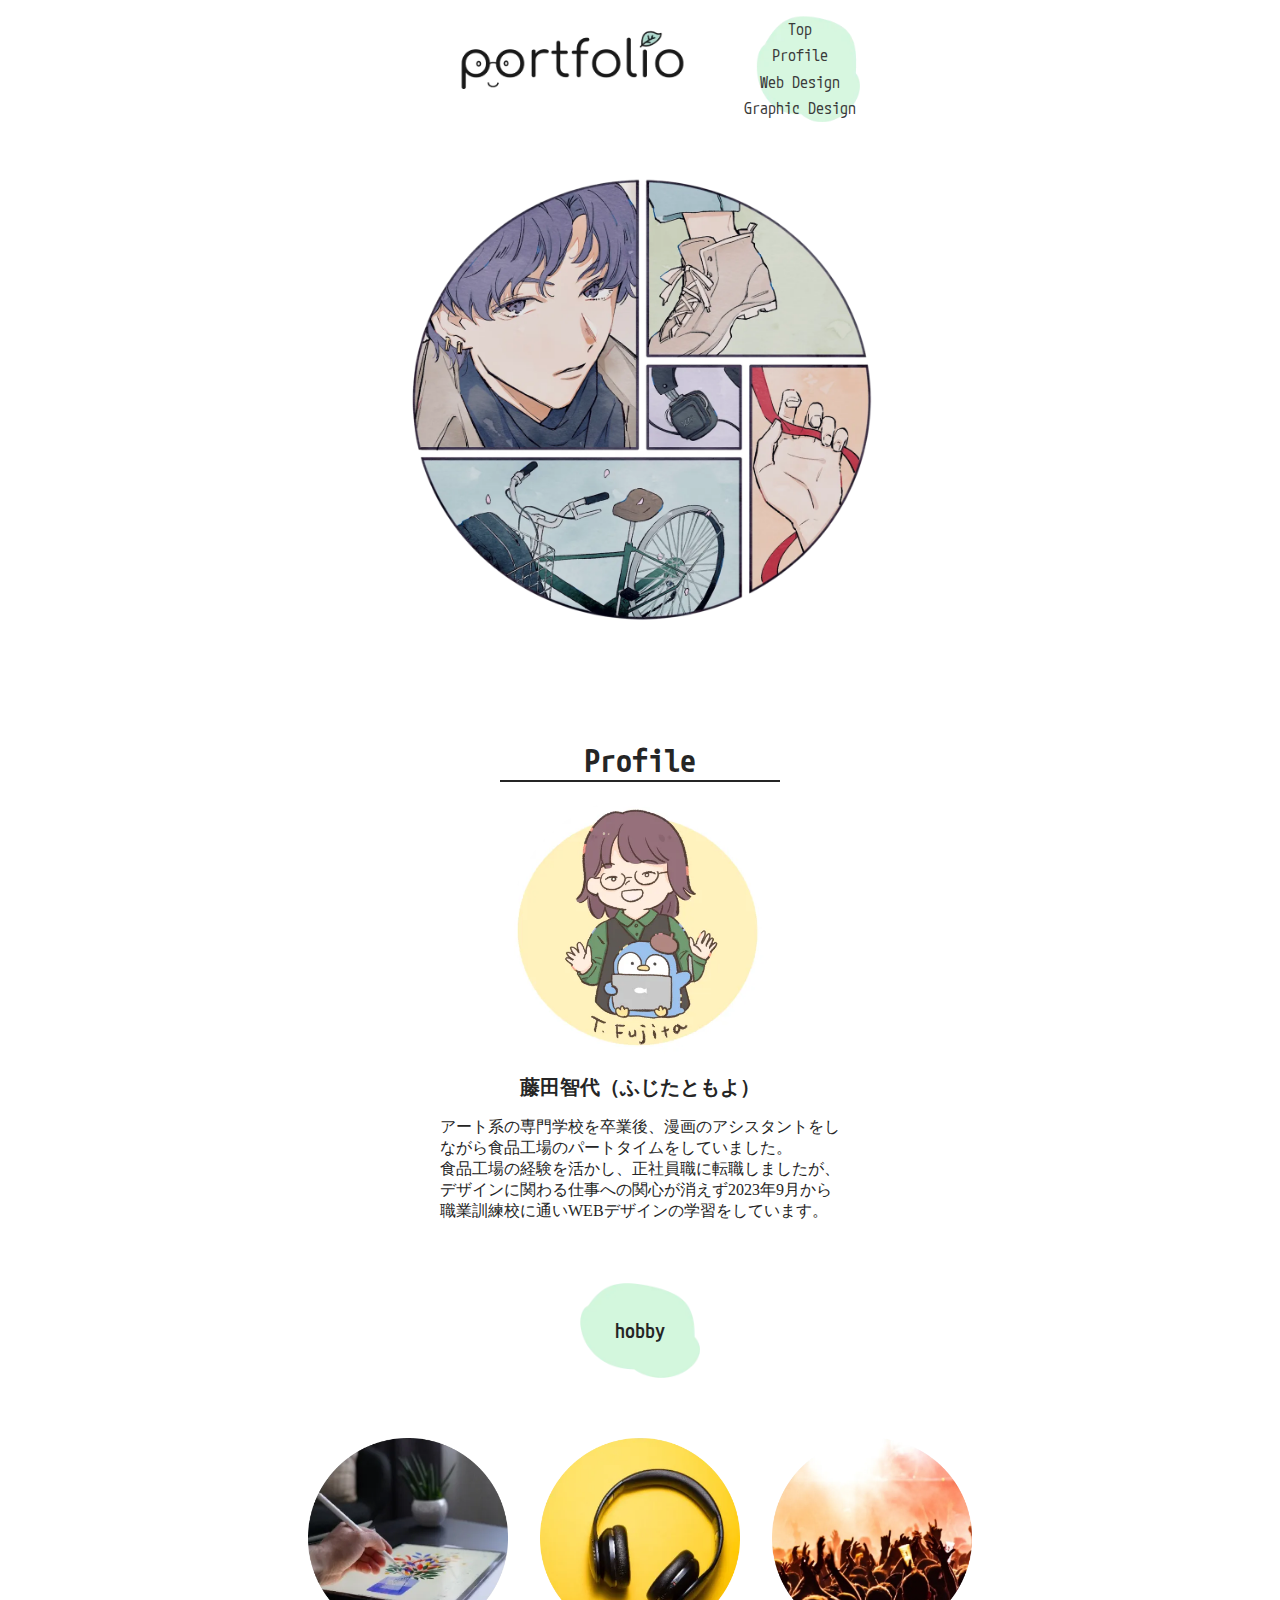
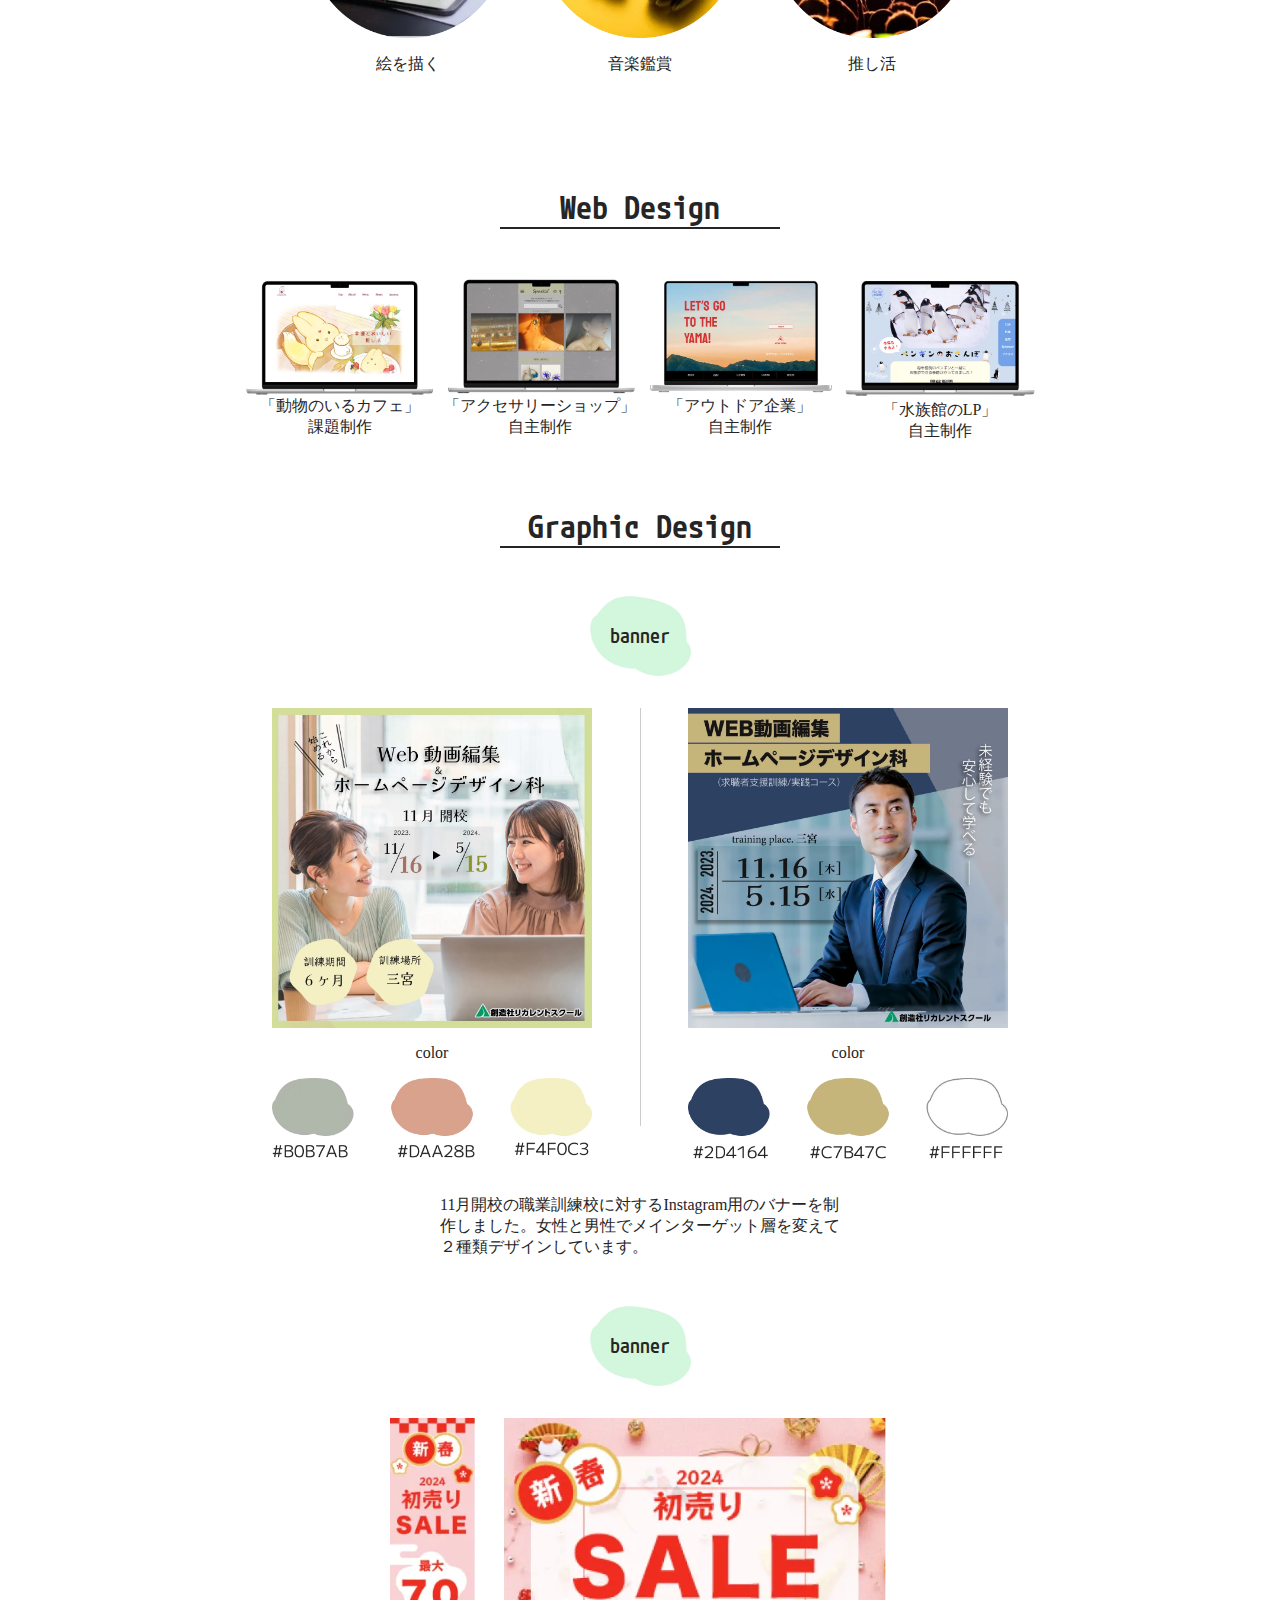
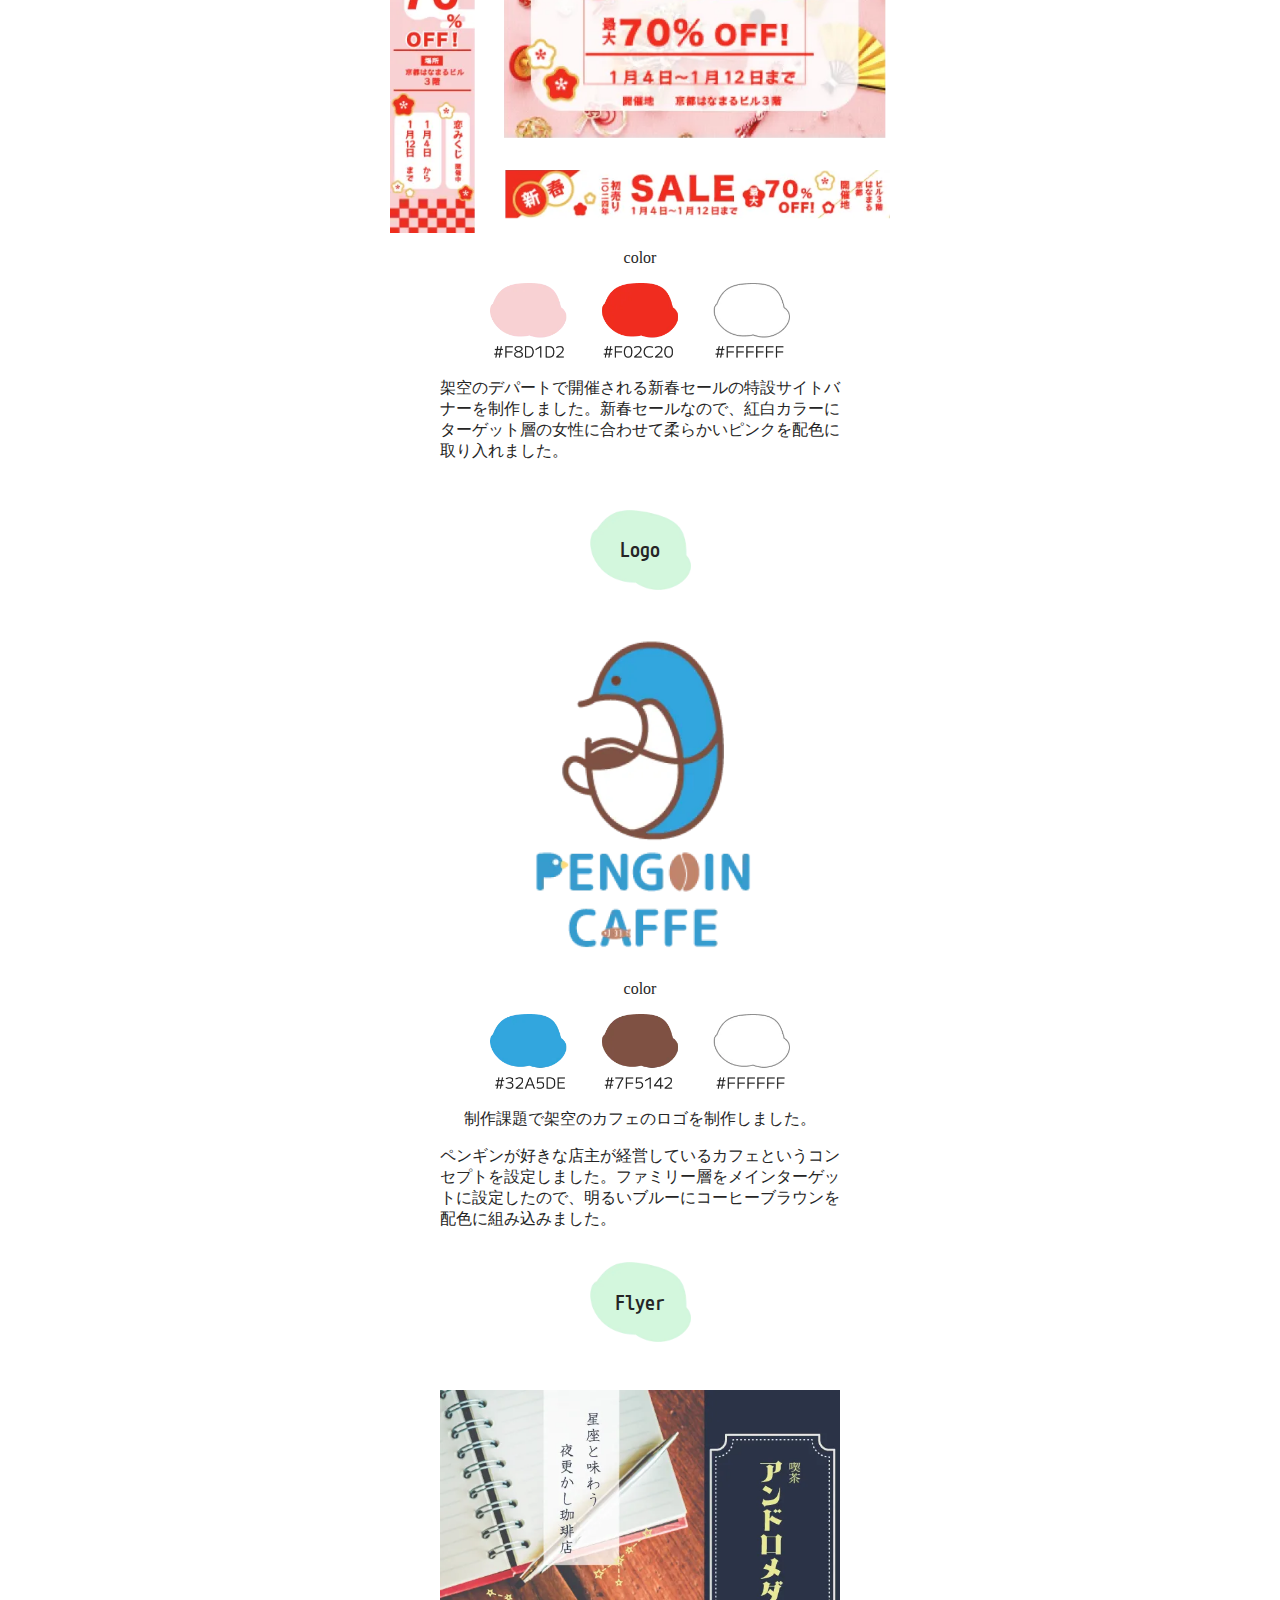
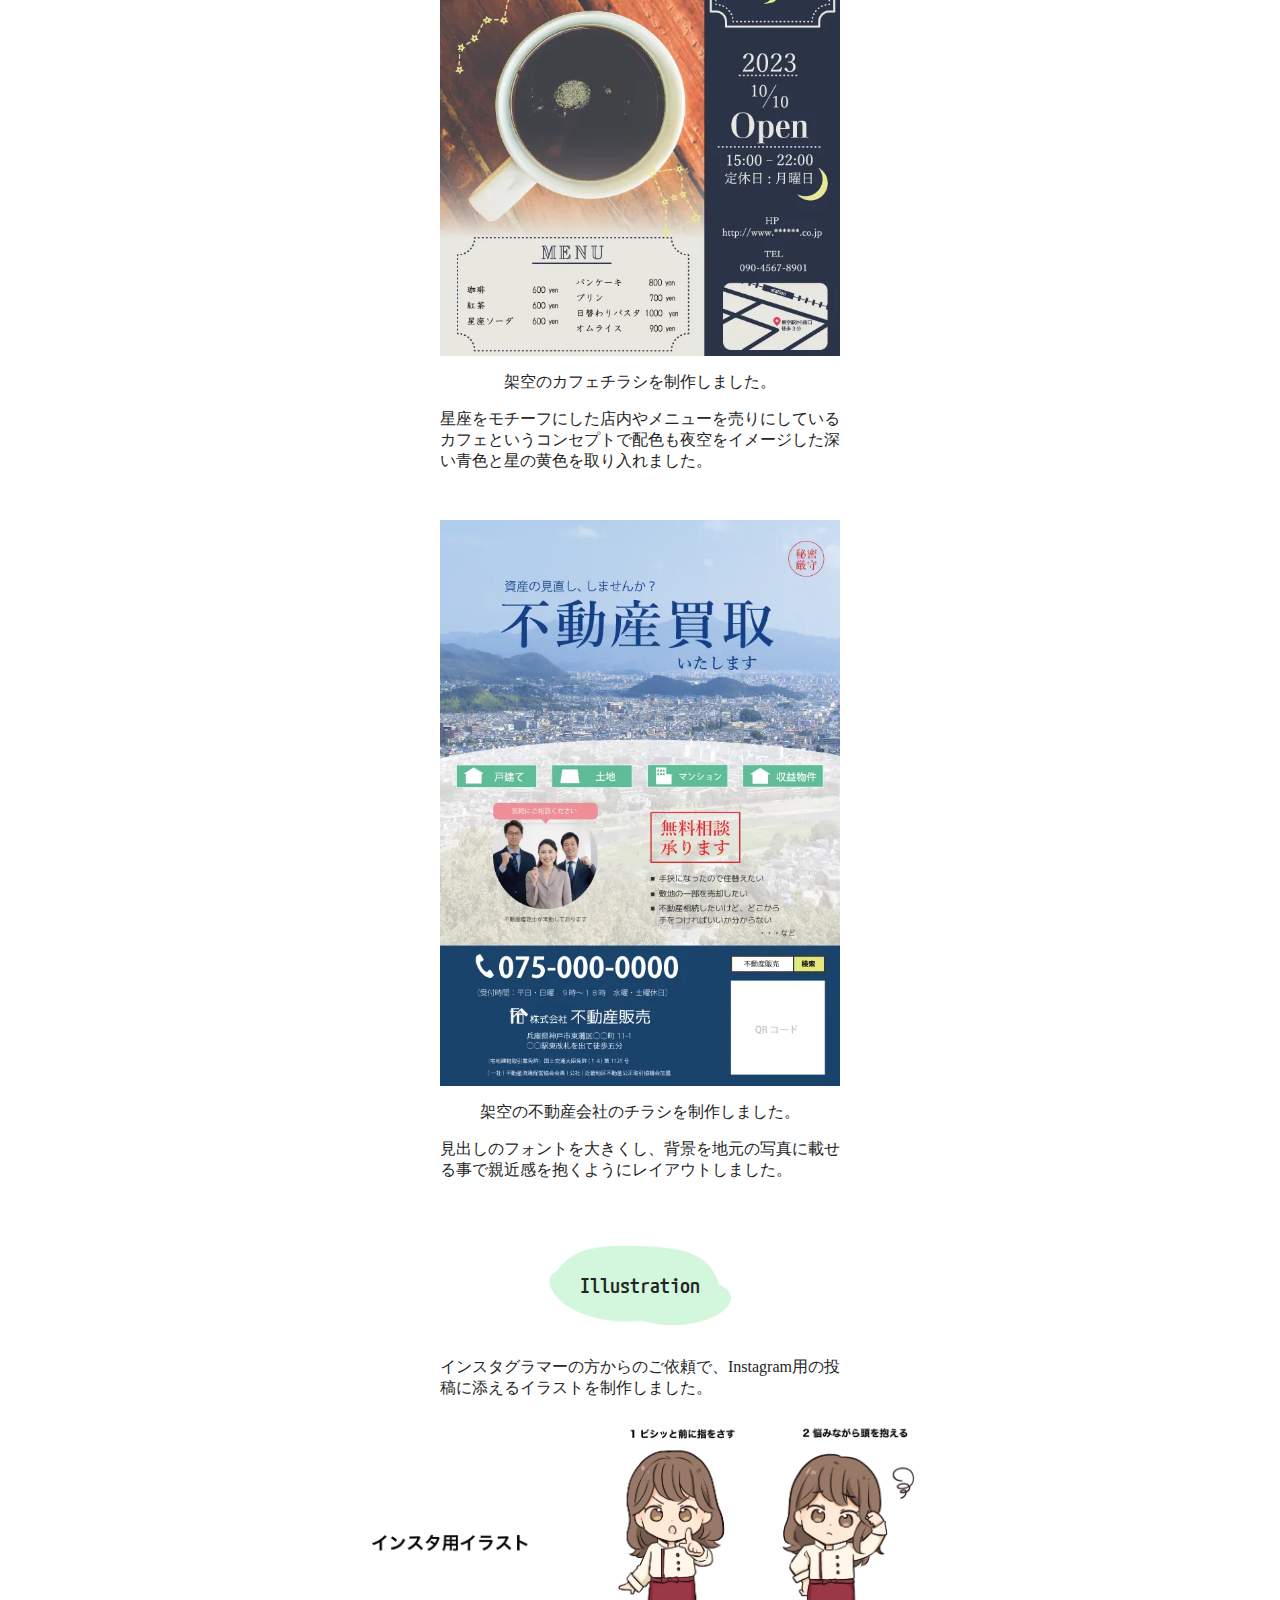
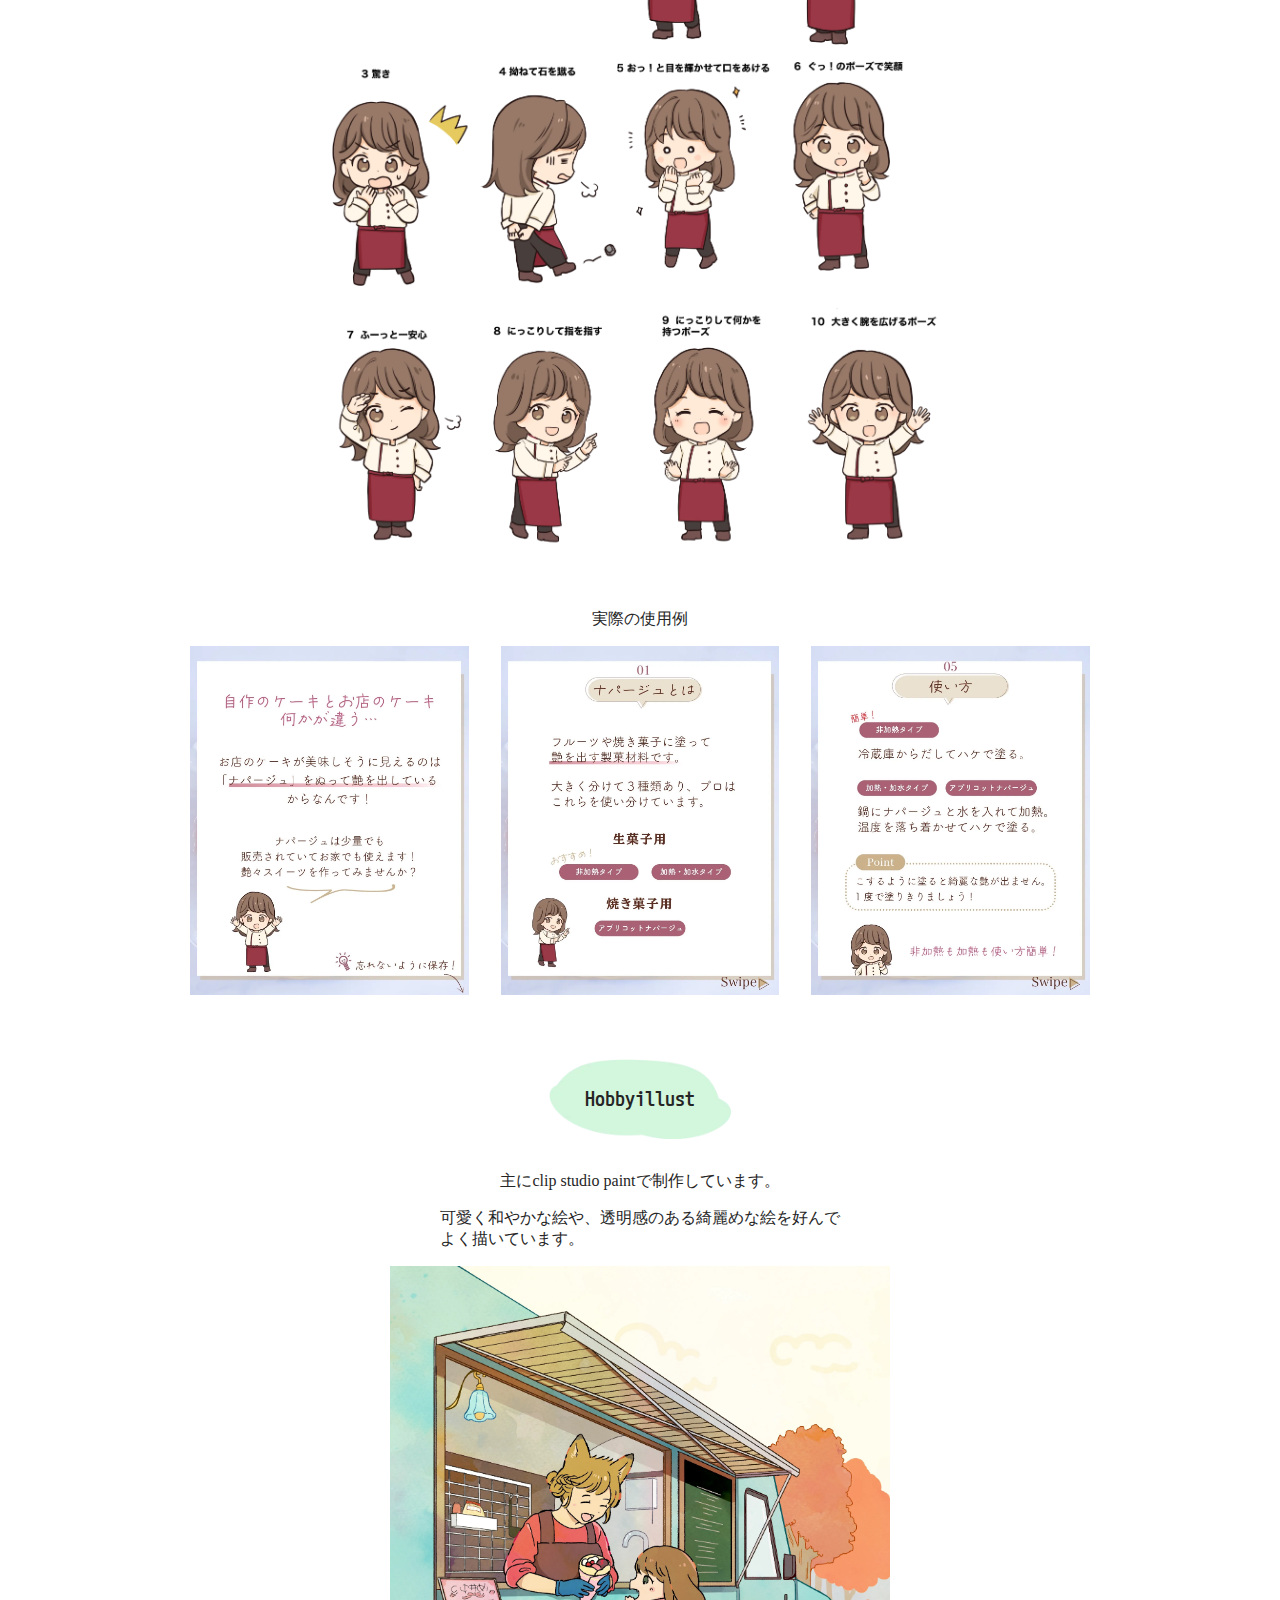
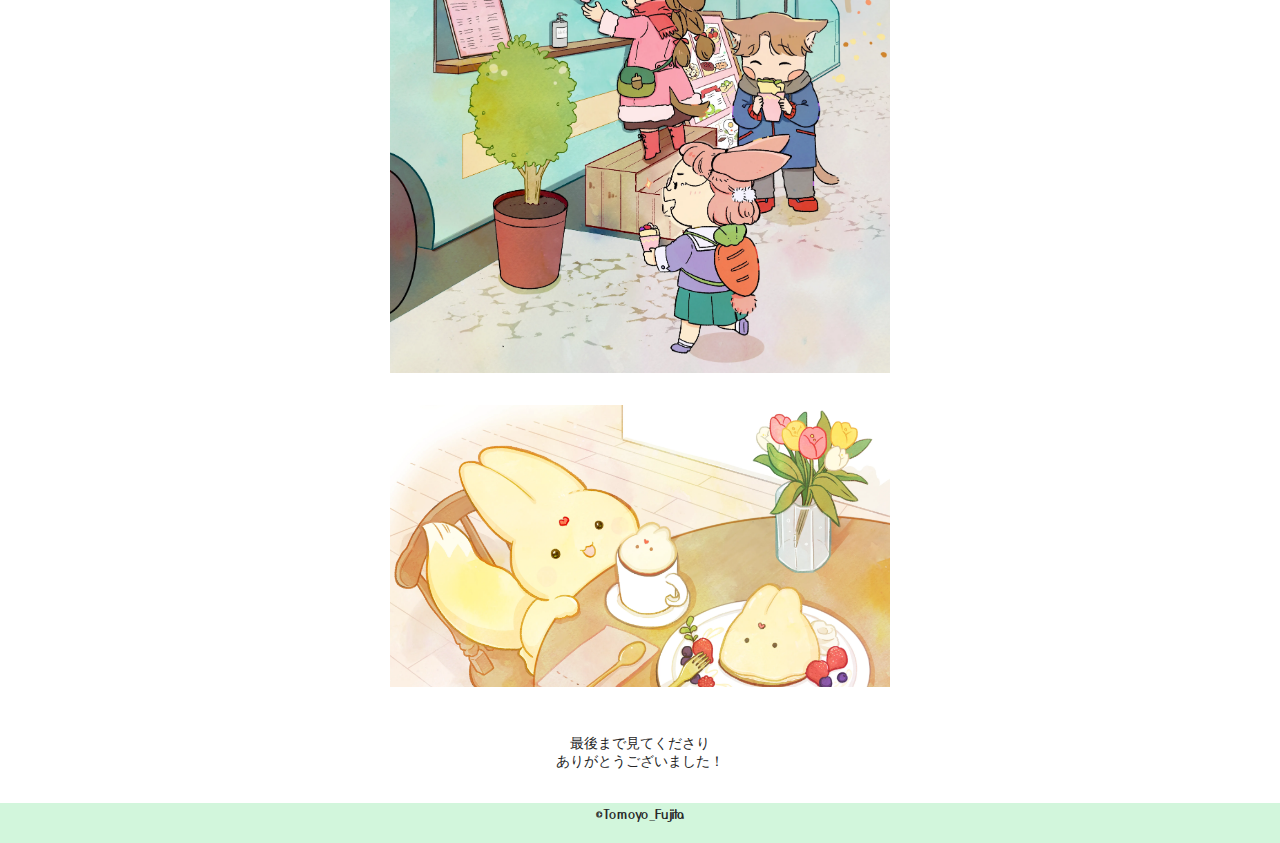
<file: index.html>
<!DOCTYPE html>
<html lang="ja">

<head>
    <meta charset="UTF-8">
    <meta http-equiv="X-UA-Compatible" content="IE=edge">
    <meta name="viewport" content="width=device-width, initial-scale=1.0">
    <meta name="robots" content="noindex, nofollow" />
    <link rel="preconnect" href="https://fonts.googleapis.com">
    <link rel="preconnect" href="https://fonts.gstatic.com" crossorigin>
    <link
        href="https://fonts.googleapis.com/css2?family=BIZ+UDGothic&family=M+PLUS+1p:wght@300&family=M+PLUS+2:wght@200&family=M+PLUS+Code+Latin:wght@500&family=Noto+Sans+JP:wght@200&family=Yusei+Magic&display=swap"
        rel="stylesheet">
    <link rel="stylesheet" href="css/destyle.css">
    <link rel="stylesheet" href="css/drawer.css">
    <link rel="stylesheet" href="css/style.css">
    <title>Portfolio_Fujita</title>
</head>

<body>

    <header>
        <h1><a href="#"><img src="imgs/siteLogo.webp" alt="サイトロゴ"></a></h1>


        <!-- ドロワーボタン -->
        <button class="toggleButton">
            <span></span>
            <span></span>
            <span></span>
        </button>

        <!-- ドロワーメニュー -->
        <nav id="drawerMenu">
            <ul>
                <li><a href="index.html">Top</a></li>
                <li><a href="#MyProfile">Profile</a></li>
                <li><a href="#Web_Designcontent_containt">Web Design</a></li>
                <li><a href="#Graphic_Design_content">Graphic Design</a></li>
            </ul>
        </nav>

    </header>

    <main>

        <section>

            <div class="TopProfileimg"><img src="imgs/portfolioTop70.webp" alt=""></div>

            <div id="MyProfile"></div>
            

            <div class="Profile_content01">
                <h2>Profile</h2>

                <div class="prof_Jigazou">
                    <img src="imgs/Profileimg.webp" alt="自画像">
                </div>


                <div class="Proftext">
                    <h3>藤田智代（ふじたともよ）</h3>
                    <p>
                        アート系の専門学校を卒業後、漫画のアシスタントをしながら食品工場のパートタイムをしていました。<br>
                        食品工場の経験を活かし、正社員職に転職しましたが、デザインに関わる仕事への関心が消えず2023年9月から職業訓練校に通いWEBデザインの学習をしています。
                    </p>
                </div>

            </div>

            <div class="Profile_content02">

                <div class="circle01">
                    <h3>hobby</h3>
                </div>

                <div class="hobbyitem">

                    <div class="Profitem">
                        <div><img src="imgs/hobby01.webp" alt="絵を描く">
                            <p>絵を描く</p>
                        </div>
                        <div><img src="imgs/hobby02.webp" alt="音楽鑑賞">
                            <p>音楽鑑賞</p>
                        </div>
                        <div><img src="imgs/hobby03.webp" alt="推し活">
                            <p>推し活</p>
                        </div>

                    </div>
                </div>

            </div>

        </section>

        <section>

            <span id="Web_Designcontent_containt"></span>

            <div class="content_h2">
                <h2>Web Design</h2>
            </div>

            <div class="websiteBox">

                <div class="content_website01">
                    <a href="main01.html"><img src="imgs/kadaisaitoTOP.webp" alt="動物のいるカフェ">
                        <h3>「動物のいるカフェ」</h3>
                        <p>課題制作</p>
                    </a>

                </div>

                <div class="content_website01">
                    <a href="main02.html"><img src="imgs/1121descTopDE.webp" alt="アクセサリーショップ">
                        <h3>「アクセサリーショップ」</h3>
                        <p>自主制作</p>
                    </a>

                </div>

                <div class="content_website01">
                    <a href="main03.html"><img src="imgs/camp_site1123.webp" alt="アウトドア企業">
                        <h3>「アウトドア企業」</h3>
                        <p>自主制作</p>
                    </a>

                </div>

                <div class="content_website01">
                    <a href="main04.html"><img src="imgs/pengin_sitePC.webp" alt="水族館のLP">
                        <h3>「水族館のLP」</h3>
                        <p>自主制作</p>
                    </a>

                </div>

            </div>

        </section>

        <section>

            <span id="Graphic_Design_content"></span>

            <div class="content_h2">
                <h2>Graphic Design</h2>
            </div>

            <div class="content_graphic">

                <!-- バナー -->

                <div class="circle02">
                    <h3>banner</h3>
                </div>

                <div class="banneritemsBox">
                    <div class="banneritems01">

                        <div><img src="imgs/banner01.webp" alt="課題バナー01"></div>
                        <p>color</p>
                        <div><img src="imgs/Group01.webp" alt="カラー"></div>
                    </div>

                    <div class="vertical_line"></div>


                    <div class="banneritems02">

                        <div><img src="imgs/banner02_Fujita.webp" alt="課題バナー02"></div>
                        <p>color</p>
                        <div><img src="imgs/Group 02.webp" alt="カラー"></div>
                    </div>

                </div>

                <div class="banner_text">
                    <p>11月開校の職業訓練校に対するInstagram用のバナーを制作しました。女性と男性でメインターゲット層を変えて２種類デザインしています。</p>
                </div>

                <div class="circle02">
                    <h3>banner</h3>
                </div>

                <div class="banneritems03">

                    <div class="banner_sale">
                        <div><img src="imgs/banner_3size.webp" alt="自主バナー01"></div>
                        <p>color</p>
                        <div class="color_sale"><img src="imgs/Group 03.webp" alt="カラー"></div>

                        <p>架空のデパートで開催される新春セールの特設サイトバナーを制作しました。新春セールなので、紅白カラーにターゲット層の女性に合わせて柔らかいピンクを配色に取り入れました。</p>
                    </div>
                </div>

                <!-- ロゴデザイン -->

                <div class="circle02">
                    <h3>Logo</h3>
                </div>

                <div class="Logo_items01">

                    <div><img src="imgs/logo_pengin.webp" alt="課題ロゴ01"></div>
                    <p>color</p>
                    <div><img src="imgs/Group04.webp" alt="カラー"></div>

                    <p>制作課題で架空のカフェのロゴを制作しました。</p>
                    <p>
                        ペンギンが好きな店主が経営しているカフェというコンセプトを設定しました。ファミリー層をメインターゲットに設定したので、明るいブルーにコーヒーブラウンを配色に組み込みました。
                    </p>
                </div>

                <!-- チラシ -->

                <div class="circle02">
                    <h3>Flyer</h3>
                </div>

                <div class="Flyer_items01">

                    <div><img src="imgs/flyer-cafe.webp" alt="自主チラシ01"></div>
                    <!-- <p>Point</p> -->
                    <!-- <div><img src="imgs/Group05.webp" alt="カラー"></div> -->

                    <p>架空のカフェチラシを制作しました。</p>
                    <p>
                        星座をモチーフにした店内やメニューを売りにしているカフェというコンセプトで配色も夜空をイメージした深い青色と星の黄色を取り入れました。
                    </p>
                </div>

                <div class="Flyer_items01">

                    <div><img src="imgs/flyer_Fudousan.webp" alt="自主チラシ02"></div>
                    <!-- <p>Point</p> -->
                    <!-- <div><img src="imgs/Group05.webp" alt="カラー"></div> -->

                    <p>架空の不動産会社のチラシを制作しました。</p>
                    <p>
                        見出しのフォントを大きくし、背景を地元の写真に載せる事で親近感を抱くようにレイアウトしました。
                    </p>
                </div>


                <!-- イラスト -->

                <div class="circle03">
                    <h3>Illustration</h3>
                </div>

                <div class="Illust_items01">

                    <p>インスタグラマーの方からのご依頼で、Instagram用の投稿に添えるイラストを制作しました。</p>

                    <div class="illustImg01"><img src="imgs/sns_main.webp" alt="インスタイラスト"></div>

                    <p>実際の使用例</p>
                    <div class="illustImg02">

                        <div><img src="imgs/sns01.webp" alt="使用例１"></div>
                        <div><img src="imgs/sns02.webp" alt="使用例2"></div>
                        <div><img src="imgs/sns03.webp" alt="使用例3"></div>
                    </div>
                </div>

                <div class="circle03">
                    <h3>Hobbyillust</h3>
                </div>

                <div class="Illust_items03">
                    <p>主にclip studio paintで制作しています。</p>
                    <p>
                        可愛く和やかな絵や、透明感のある綺麗めな絵を好んでよく描いています。
                    </p>

                    <div class="Illust_items04">
                        <div><img src="imgs/akiImg.webp" alt="創作絵"></div>
                        <div><img src="imgs/kadaiTOPimg.webp" alt="課題サイトTOP絵"></div>
                    </div>

                </div>

                <div class="comment">
                    <p>最後まで見てくださり<br>ありがとうございました！</p>
                </div>
            </div>
        </section>
    </main>

    <footer>
        <small class="copyright">&copy;Tomoyo_Fujita</small>
    </footer>

    <script src="JS_drawer/js/drawerMenu.js"></script>


</body>

</html>
</file>
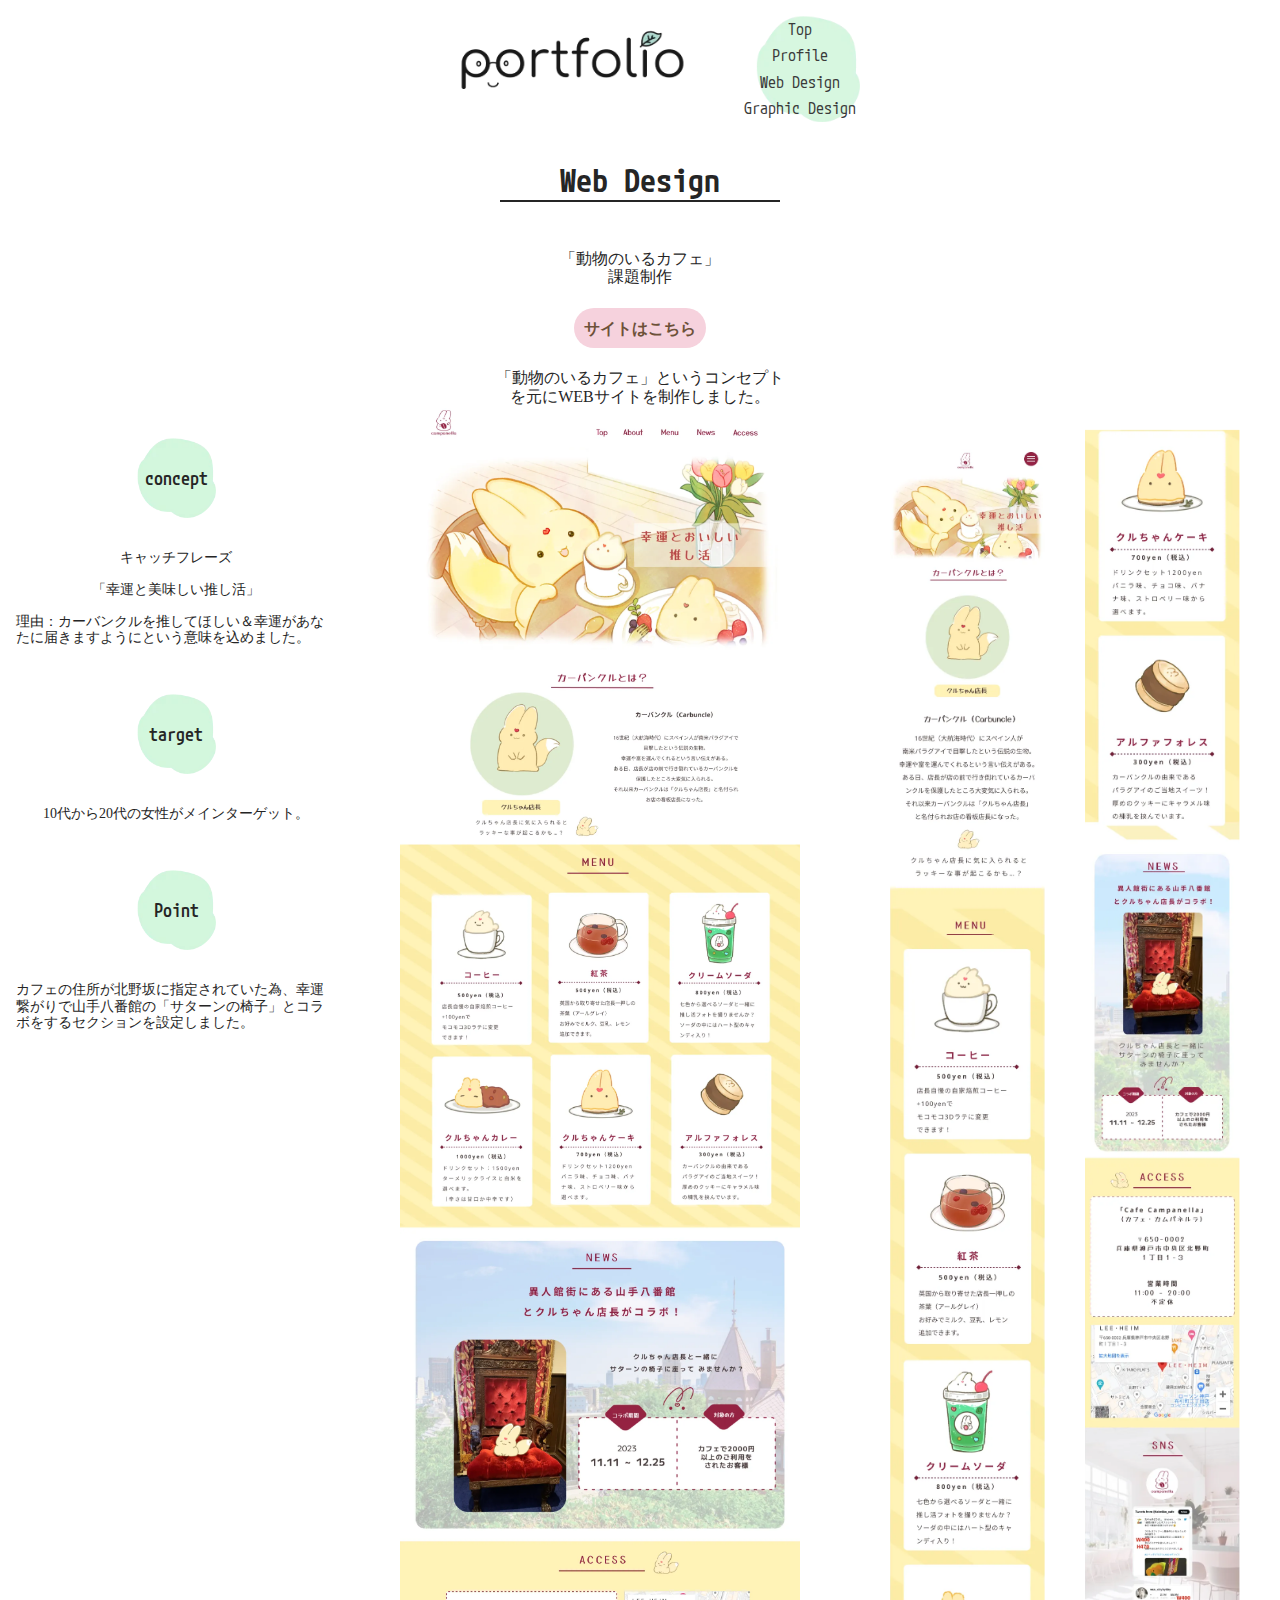
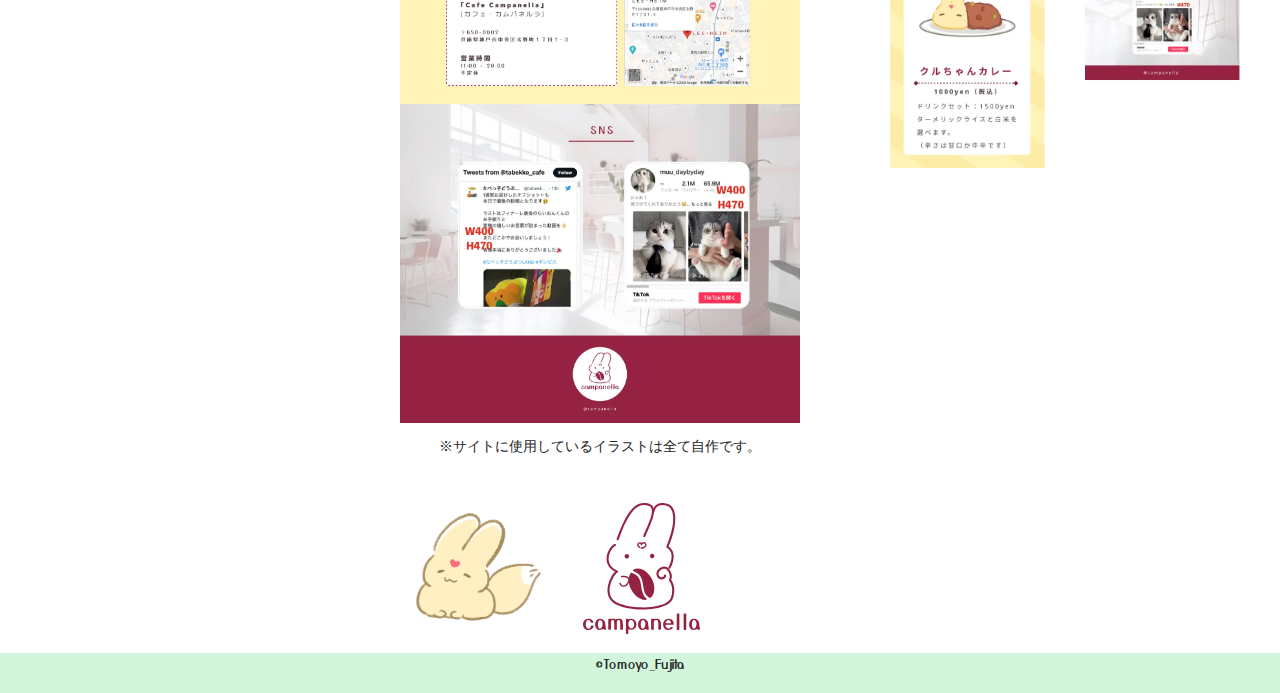
<file: main01.html>
<!DOCTYPE html>
<html lang="ja">

<head>
    <meta charset="UTF-8">
    <meta http-equiv="X-UA-Compatible" content="IE=edge">
    <meta name="viewport" content="width=device-width, initial-scale=1.0">
    <link rel="preconnect" href="https://fonts.googleapis.com">
    <link rel="preconnect" href="https://fonts.gstatic.com" crossorigin>
    <link rel="preconnect" href="https://fonts.googleapis.com">
    <link rel="preconnect" href="https://fonts.gstatic.com" crossorigin>
    <link
        href="https://fonts.googleapis.com/css2?family=BIZ+UDGothic&family=M+PLUS+1p:wght@300&family=M+PLUS+2:wght@200&family=M+PLUS+Code+Latin:wght@500&family=Noto+Sans+JP:wght@200&family=Yusei+Magic&display=swap"
        rel="stylesheet">
    <link rel="stylesheet" href="css/destyle.css">
    <link rel="stylesheet" href="css/drawer.css">
    <link rel="stylesheet" href="css/style.css">
    <title>website_contents01</title>
</head>

<body>

    <header>
        <h1><a href="#"><img src="imgs/siteLogo.webp" alt="サイトロゴ"></a></h1>


        <!-- ドロワーボタン -->
        <button class="toggleButton">
            <span></span>
            <span></span>
            <span></span>
        </button>

        <!-- ドロワーメニュー -->
        <nav id="drawerMenu">
            <ul>
                <li><a href="index.html">Top</a></li>
                <li><a href="index.html#MyProfile">Profile</a></li>
                <li><a href="index.html#Web_Designcontent_containt">Web Design</a></li>
                <li><a href="index.html#Graphic_Design_content">Graphic Design</a></li>
            </ul>
        </nav>

    </header>

    <main>

        <section id="Web_Designcontent">
            <div class="content_website_kadai">
                <div class="content_h2"><h2>Web Design</h2></div>
                <h3>「動物のいるカフェ」</h3>
                <p>課題制作</p>

                <div class="link_site">
                    <a href="https://motyahiko77.github.io/cafecampanella/">サイトはこちら</a>
                </div>

                <p>「動物のいるカフェ」というコンセプト<br>を元にWEBサイトを制作しました。</p>


                <div class="content_website01_cafe">

                    <div class="webText">

                        <h3>concept</h3>

                        <p>キャッチフレーズ</p>
                            <p>「幸運と美味しい推し活」</p>

                        <p>理由：カーバンクルを推してほしい＆幸運があなたに届きますようにという意味を込めました。</p>

                        <h3>target</h3>

                        <p>10代から20代の女性がメインターゲット。</p>

                        <h3>Point</h3>

                        <p>カフェの住所が北野坂に指定されていた為、幸運繋がりで山手八番館の「サターンの椅子」とコラボをするセクションを設定しました。</p>
                    </div>

                    <div class="cafeimg01"><img src="imgs/campanellaPC.webp" alt="パソコン全体図">
                        <p>※サイトに使用しているイラストは全て自作です。</p>
                            <div class="cafeimg02">
                                <div><img src="imgs/kurutyan.png" alt="クルちゃん店長"></div>
                                <div><img src="imgs/logo.svg" alt="サイトのロゴデザイン"></div>
                            </div>

                    </div>


                    <div class="content_website01_cafe02"><img src="imgs/kadai_long.webp" alt="レスポンシブ全体図"></div>

                </div>

            </div>
        </section>
    </main>

    <footer>
        <small class="copyright">&copy;Tomoyo_Fujita</small>
    </footer>

    <script src="JS_drawer/js/drawerMenu.js"></script>

</body>

</html>
</file>
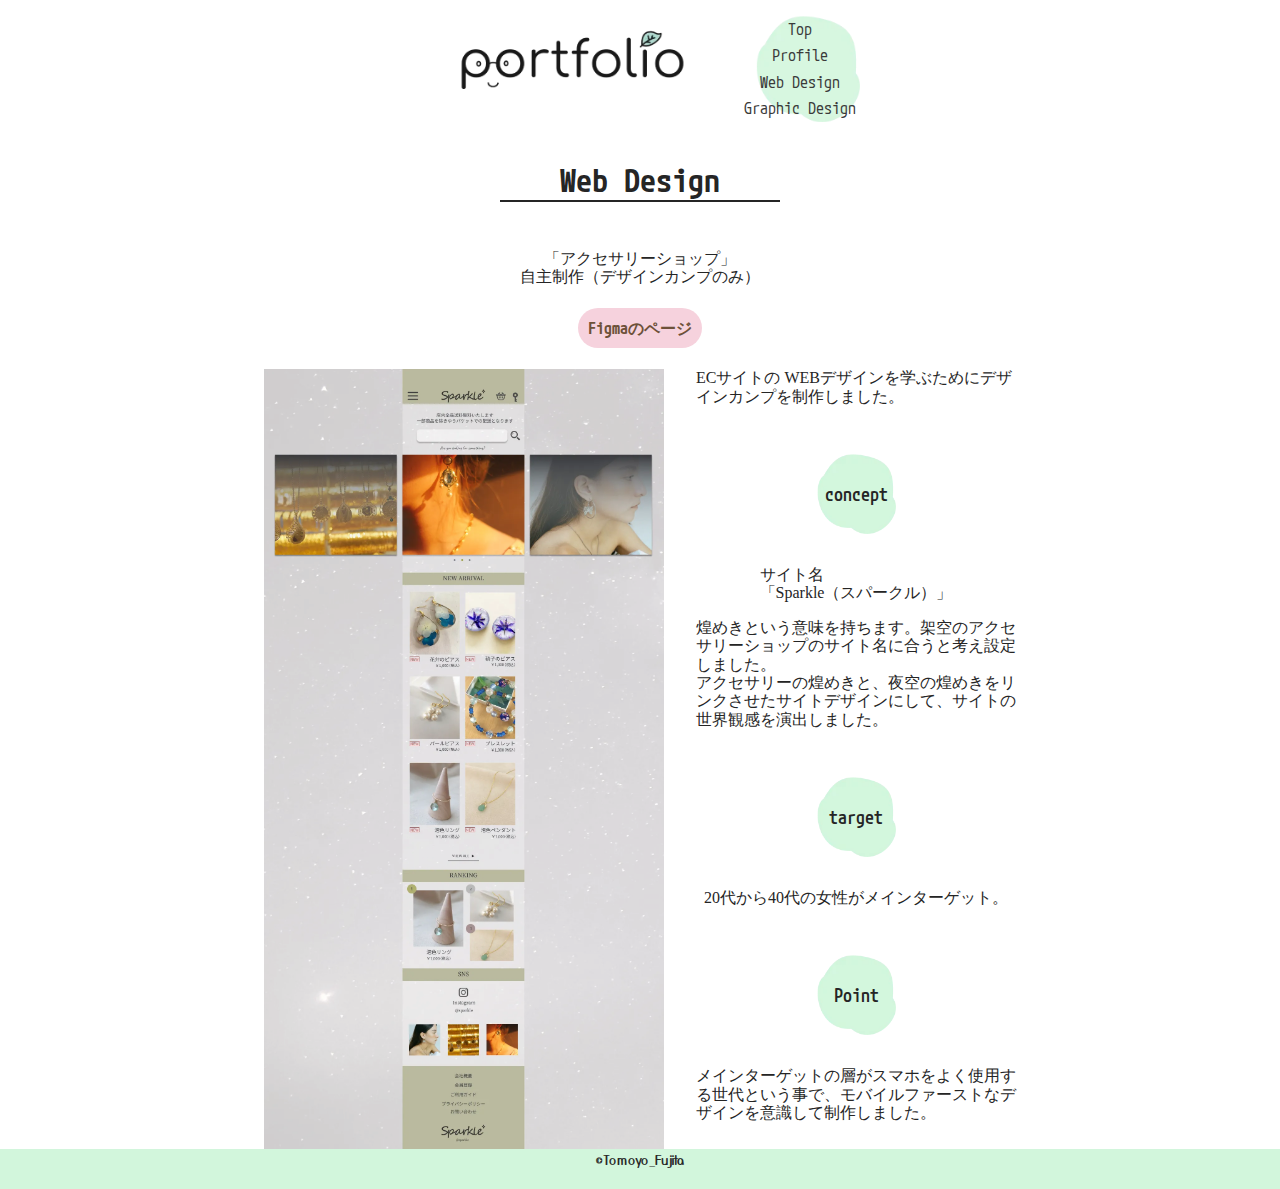
<file: main02.html>
<!DOCTYPE html>
<html lang="ja">

<head>
    <meta charset="UTF-8">
    <meta http-equiv="X-UA-Compatible" content="IE=edge">
    <meta name="viewport" content="width=device-width, initial-scale=1.0">
    <link rel="preconnect" href="https://fonts.googleapis.com">
    <link rel="preconnect" href="https://fonts.gstatic.com" crossorigin>
    <link rel="preconnect" href="https://fonts.googleapis.com">
    <link rel="preconnect" href="https://fonts.gstatic.com" crossorigin>
    <link
        href="https://fonts.googleapis.com/css2?family=BIZ+UDGothic&family=M+PLUS+1p:wght@300&family=M+PLUS+2:wght@200&family=M+PLUS+Code+Latin:wght@500&family=Noto+Sans+JP:wght@200&family=Yusei+Magic&display=swap"
        rel="stylesheet">
    <link rel="stylesheet" href="css/destyle.css">
    <link rel="stylesheet" href="css/drawer.css">
    <link rel="stylesheet" href="css/style.css">
    <title>website_contents02</title>
</head>

<body>

    <header>
        <h1><a href="#"><img src="imgs/siteLogo.webp" alt="サイトロゴ"></a></h1>

        <!-- ドロワーボタン -->
        <button class="toggleButton">
            <span></span>
            <span></span>
            <span></span>
        </button>

        <!-- ドロワーメニュー -->
        <nav id="drawerMenu">
            <ul>
                <li><a href="index.html">Top</a></li>
                <li><a href="index.html#MyProfile">Profile</a></li>
                <li><a href="index.html#Web_Designcontent_containt">Web Design</a></li>
                <li><a href="index.html#Graphic_Design_content">Graphic Design</a></li>
            </ul>
        </nav>
    </header>

    <main>

        <section id="Web_Designcontent">
            <div class="content_websiteEC">
                <div class="content_h2">
                    <h2>Web Design</h2>
                </div>
                <h3>「アクセサリーショップ」</h3>
                <p>自主制作（デザインカンプのみ）</p>

                <div class="link_site">
                    <a
                        href="https://www.figma.com/file/ka3Ud3UQZr8HmHo45HNR6T/%E7%84%A1%E9%A1%8C?type=design&mode=design&t=XxRcHyO9b5KfQ9iZ-1">Figmaのページ</a>
                </div>

                <div class="content_website02_EC">
                    <div class="cafeimg01"><img src="imgs/EC_sitelongPC.webp" alt="パソコン全体図"></div>


                    <div class="webText">
                        <p>ECサイトの WEBデザインを学ぶためにデザインカンプを制作しました。</p>

                        <h3>concept</h3>

                        <p>サイト名<br>
                            「Sparkle（スパークル）」</p>

                        <p>煌めきという意味を持ちます。架空のアクセサリーショップのサイト名に合うと考え設定しました。<br>アクセサリーの煌めきと、夜空の煌めきをリンクさせたサイトデザインにして、サイトの世界観感を演出しました。
                        </p>

                        <h3>target</h3>

                        <p>20代から40代の女性がメインターゲット。</p>

                        <h3>Point</h3>

                        <p>メインターゲットの層がスマホをよく使用する世代という事で、モバイルファーストなデザインを意識して制作しました。</p>

                    </div>
                </div>


            </div>
        </section>
    </main>















    <footer>
        <small class="copyright">&copy;Tomoyo_Fujita</small>
    </footer>

    <script src="JS_drawer/js/drawerMenu.js"></script>
</body>

</html>
</file>
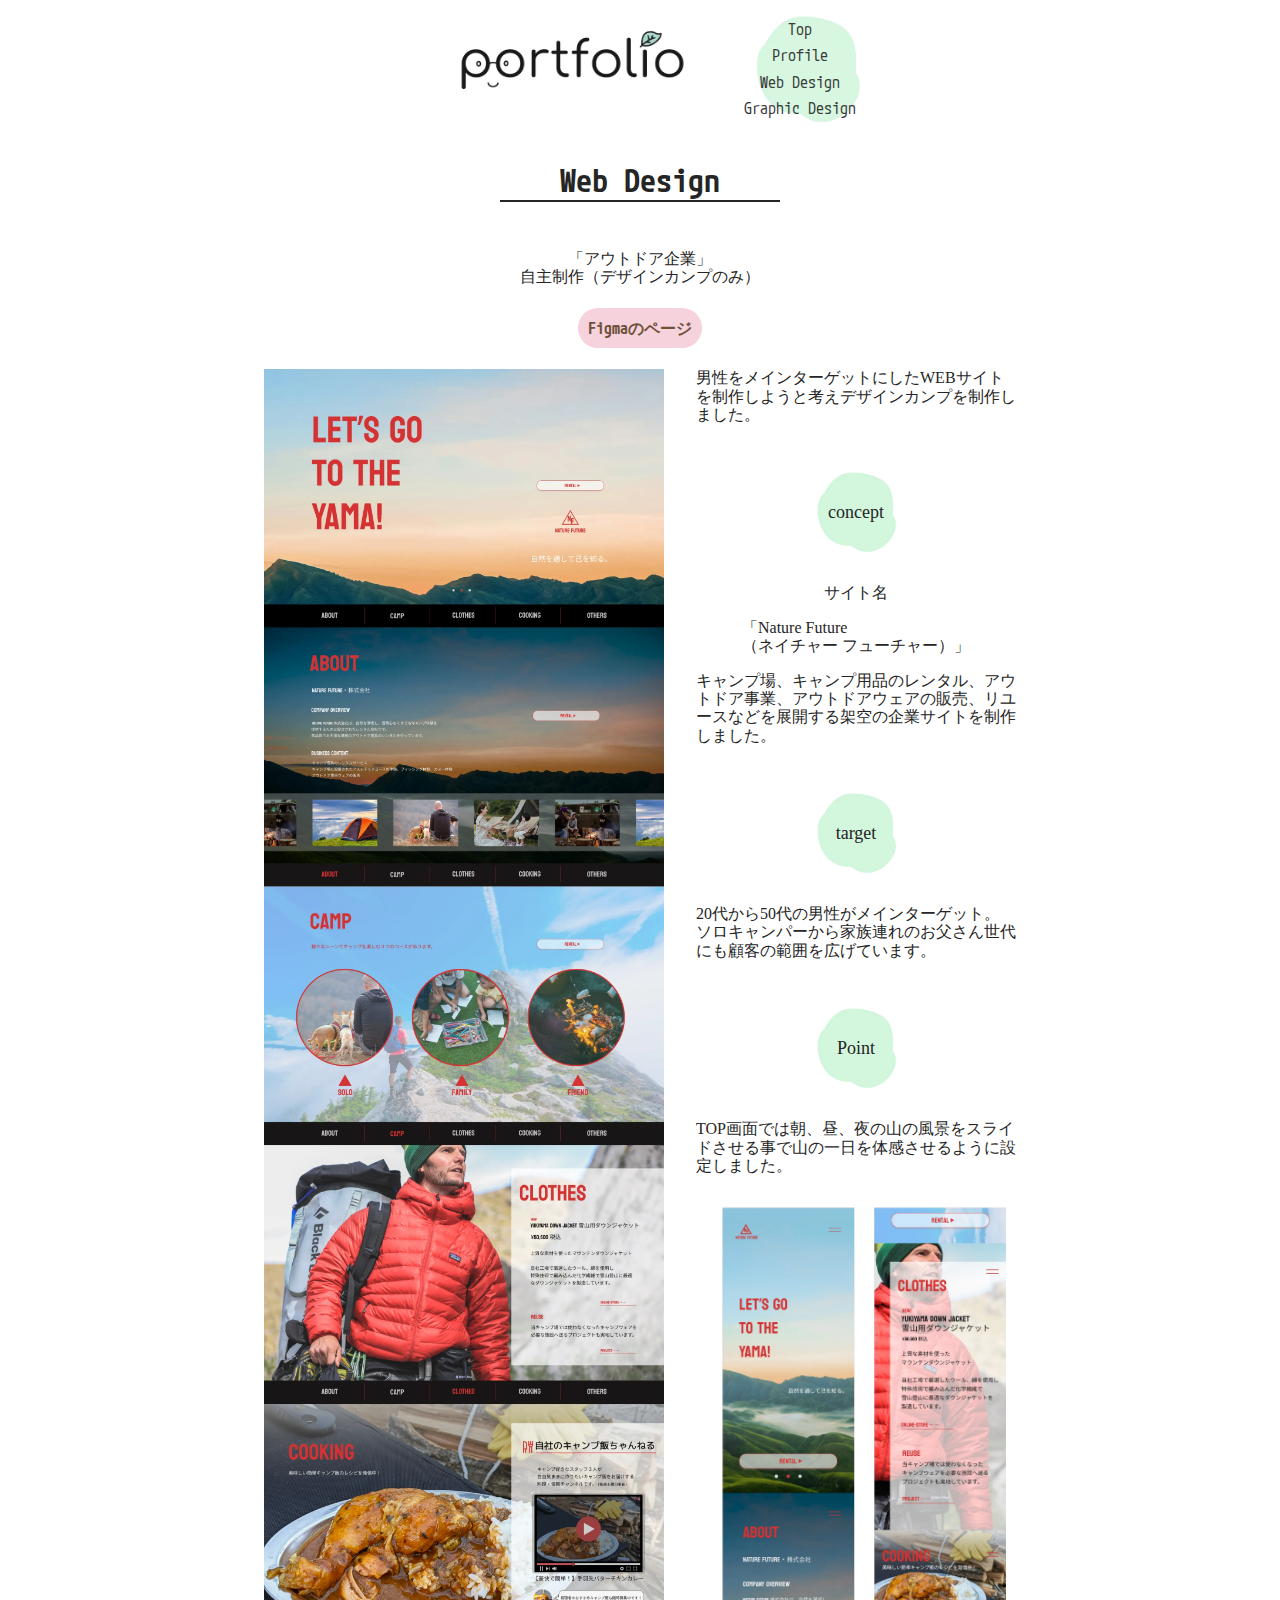
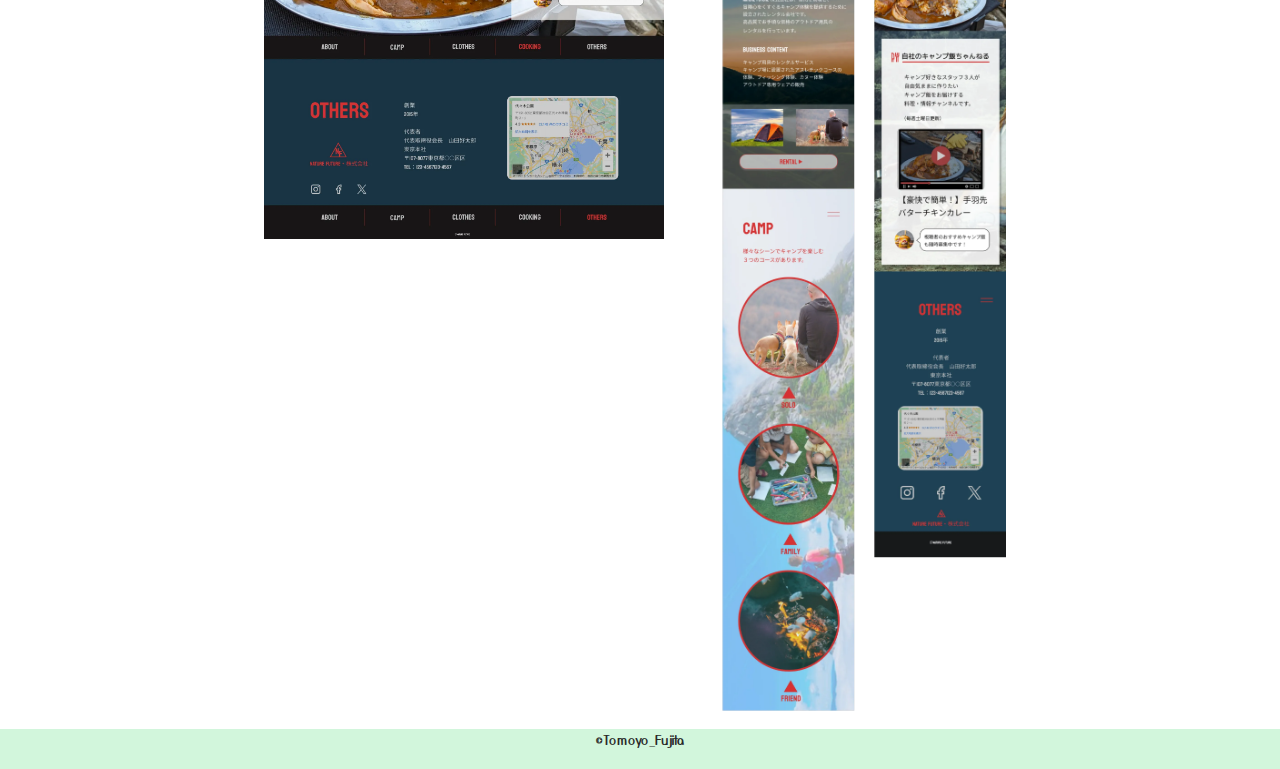
<file: main03.html>
<!DOCTYPE html>
<html lang="ja">

<head>
    <meta charset="UTF-8">
    <meta http-equiv="X-UA-Compatible" content="IE=edge">
    <meta name="viewport" content="width=device-width, initial-scale=1.0">
    <link rel="preconnect" href="https://fonts.googleapis.com">
    <link rel="preconnect" href="https://fonts.gstatic.com" crossorigin>
    <link rel="preconnect" href="https://fonts.googleapis.com">
    <link rel="preconnect" href="https://fonts.gstatic.com" crossorigin>
    <link
        href="https://fonts.googleapis.com/css2?family=BIZ+UDGothic&family=M+PLUS+1p:wght@300&family=M+PLUS+2:wght@200&family=M+PLUS+Code+Latin:wght@500&family=Noto+Sans+JP:wght@200&family=Yusei+Magic&display=swap"
        rel="stylesheet">
    <link rel="stylesheet" href="css/destyle.css">
    <link rel="stylesheet" href="css/drawer.css">
    <link rel="stylesheet" href="css/style.css">
    <title>website_contents03</title>
</head>

<body>

    <header>
        <h1><a href="#"><img src="imgs/siteLogo.webp" alt="サイトロゴ"></a></h1>

        <!-- ドロワーボタン -->
        <button class="toggleButton">
            <span></span>
            <span></span>
            <span></span>
        </button>

        <!-- ドロワーメニュー -->
        <nav id="drawerMenu">
            <ul>
                <li><a href="index.html">Top</a></li>
                <li><a href="index.html#MyProfile">Profile</a></li>
                <li><a href="index.html#Web_Designcontent_containt">Web Design</a></li>
                <li><a href="index.html#Graphic_Design_content">Graphic Design</a></li>
            </ul>
        </nav>
    </header>

    <main>

        <section id="Web_Designcontent">
            <div class="content_Camp">

                <div class="content_h2">
                    <h2>Web Design</h2>
                </div>

                <div class="camptext">
                    <h3>「アウトドア企業」</h3>
                    <p>自主制作（デザインカンプのみ）</p>
                </div>

                <div class="link_site">

                    <a
                        href="https://www.figma.com/file/LBv3KrYrvJNWJ17Akw1vE3/%E7%84%A1%E9%A1%8C?type=design&node-id=0%3A1&mode=design&t=XxRcHyO9b5KfQ9iZ-1">Figmaのページ</a>
                </div>

                <div class="content_website_Camp">
                    <div class="cafeimg01"><img src="imgs/Camp_site1123Long.webp" alt="パソコン全体図"></div>


                    <div class="webText">
                        <p>男性をメインターゲットにしたWEBサイトを制作しようと考えデザインカンプを制作しました。</p>

                        <h3>concept</h3>

                        <p>サイト名</p>
                        <p>「Nature Future<br>（ネイチャー フューチャー）」</p>

                        <p>キャンプ場、キャンプ用品のレンタル、アウトドア事業、アウトドアウェアの販売、リユースなどを展開する架空の企業サイトを制作しました。</p>

                        <h3>target</h3>

                        <p>20代から50代の男性がメインターゲット。<br>ソロキャンパーから家族連れのお父さん世代にも顧客の範囲を広げています。</p>

                        <h3>Point</h3>

                        <p>TOP画面では朝、昼、夜の山の風景をスライドさせる事で山の一日を体感させるように設定しました。</p>

                        <div class="content_website01_cafe03"><img src="imgs/Camp_site_mb1123p.webp" alt="レスポンシブ全体図">
                        </div>


                    </div>
                </div>


            </div>
        </section>
    </main>















    <footer>
        <small class="copyright">&copy;Tomoyo_Fujita</small>
    </footer>

    <script src="JS_drawer/js/drawerMenu.js"></script>
</body>

</html>
</file>
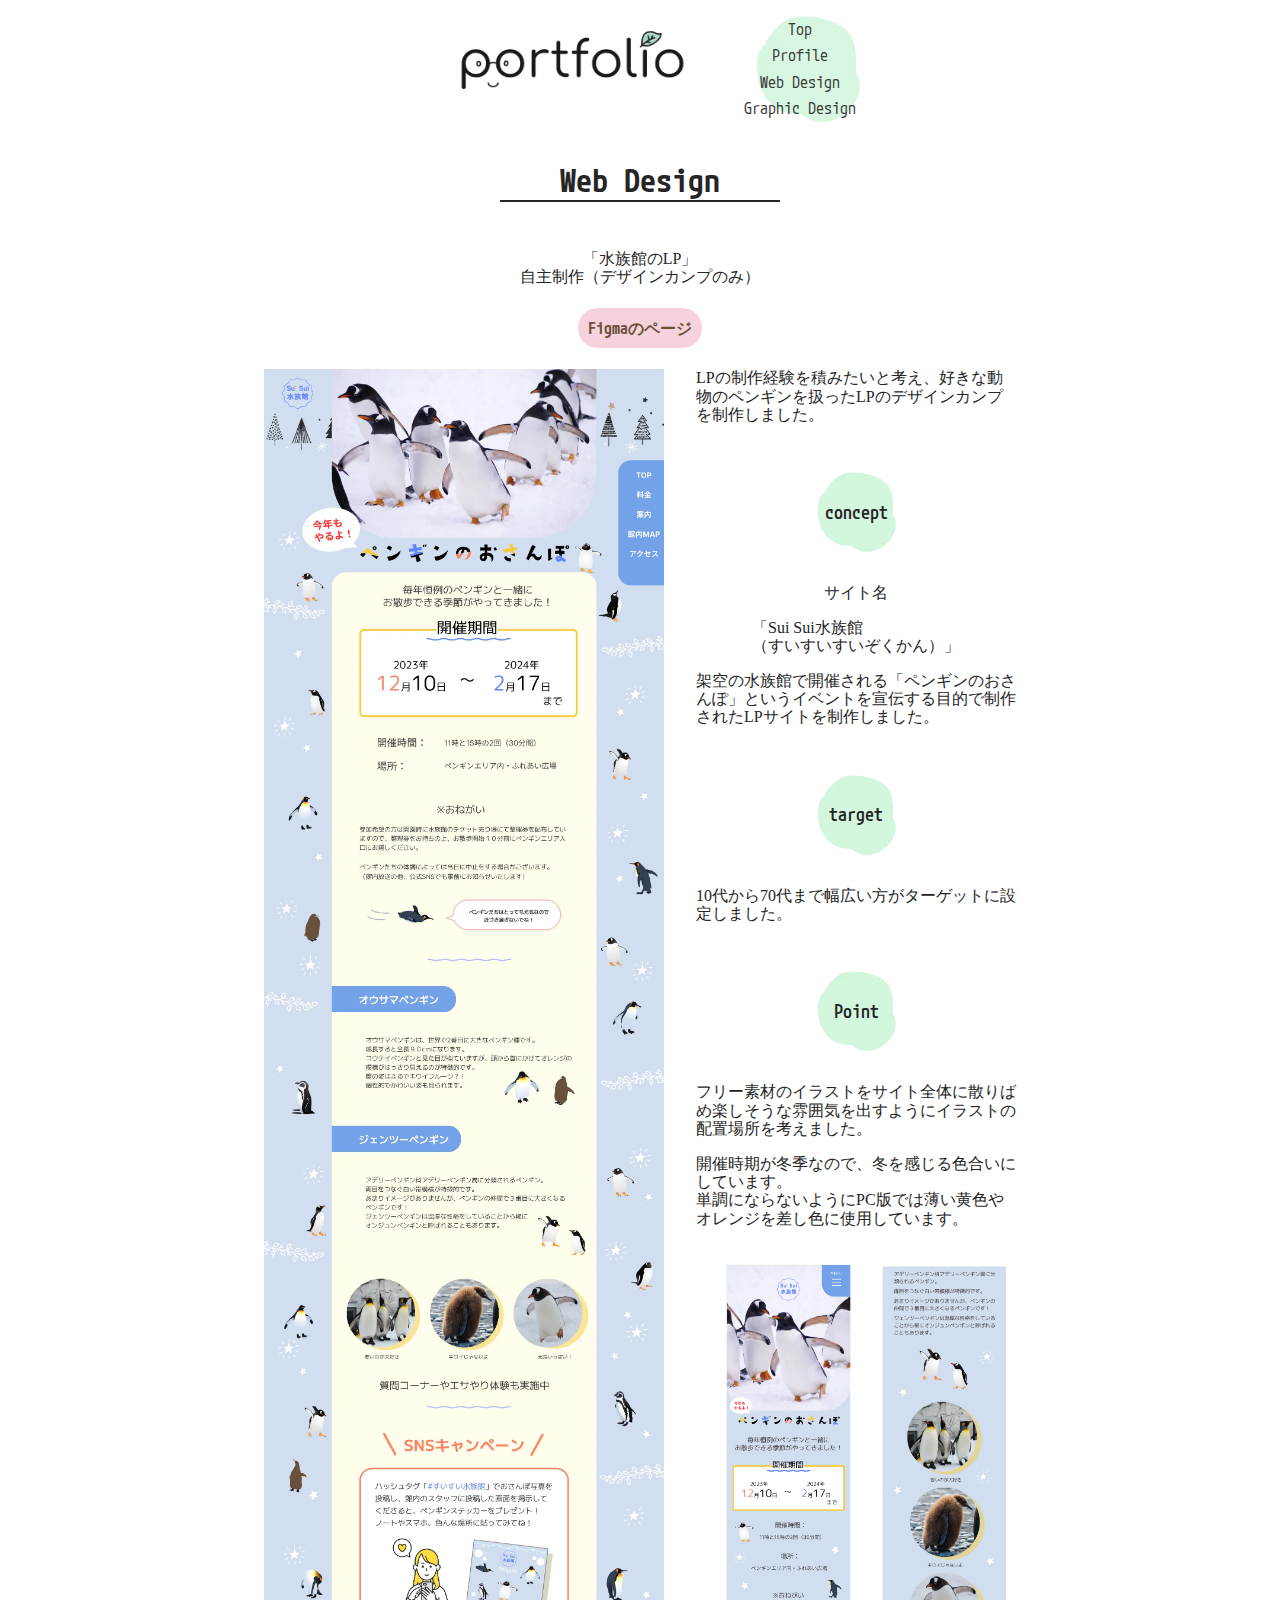
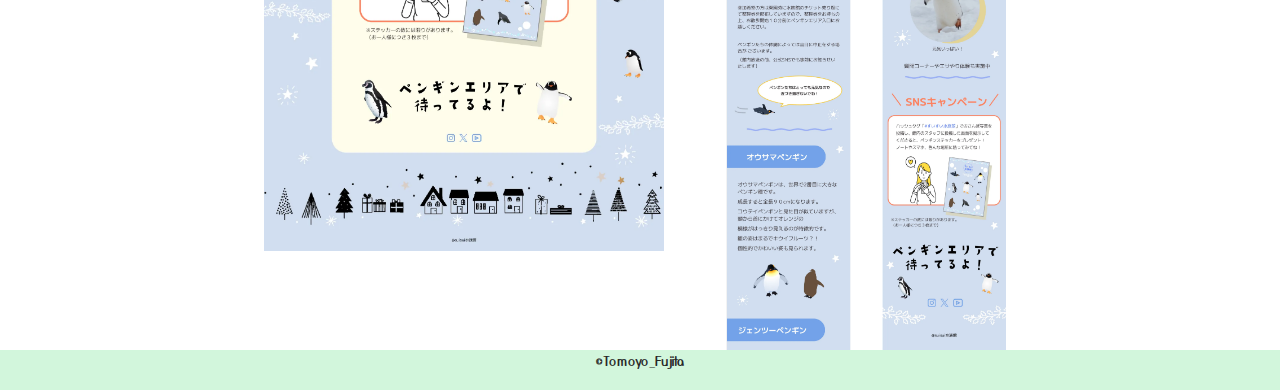
<file: main04.html>
<!DOCTYPE html>
<html lang="ja">

<head>
    <meta charset="UTF-8">
    <meta http-equiv="X-UA-Compatible" content="IE=edge">
    <meta name="viewport" content="width=device-width, initial-scale=1.0">
    <link rel="preconnect" href="https://fonts.googleapis.com">
    <link rel="preconnect" href="https://fonts.gstatic.com" crossorigin>
    <link rel="preconnect" href="https://fonts.googleapis.com">
    <link rel="preconnect" href="https://fonts.gstatic.com" crossorigin>
    <link
        href="https://fonts.googleapis.com/css2?family=BIZ+UDGothic&family=M+PLUS+1p:wght@300&family=M+PLUS+2:wght@200&family=M+PLUS+Code+Latin:wght@500&family=Noto+Sans+JP:wght@200&family=Yusei+Magic&display=swap"
        rel="stylesheet">
    <link rel="stylesheet" href="css/destyle.css">
    <link rel="stylesheet" href="css/drawer.css">
    <link rel="stylesheet" href="css/style.css">
    <title>website_contents04</title>
</head>

<body>

    <header>
        <h1><a href="#"><img src="imgs/siteLogo.webp" alt="サイトロゴ"></a></h1>

        <!-- ドロワーボタン -->
        <button class="toggleButton">
            <span></span>
            <span></span>
            <span></span>
        </button>

        <!-- ドロワーメニュー -->
        <nav id="drawerMenu">
            <ul>
                <li><a href="index.html">Top</a></li>
                <li><a href="index.html#MyProfile">Profile</a></li>
                <li><a href="index.html#Web_Designcontent_containt">Web Design</a></li>
                <li><a href="index.html#Graphic_Design_content">Graphic Design</a></li>
            </ul>
        </nav>
    </header>
    </header>

    <main>

        <section id="Web_Designcontent">
            <div class="content_website_suisui">
                <div class="content_h2">
                    <h2>Web Design</h2>
                </div>
                <h3>「水族館のLP」</h3>
                <p>自主制作（デザインカンプのみ）</p>

                <div class="link_site">

                    <a
                        href="https://www.figma.com/file/bs7XRhhKyMsCaFuJJRMNYs/%E7%84%A1%E9%A1%8C?type=design&mode=design&t=XxRcHyO9b5KfQ9iZ-1">Figmaのページ</a>
                </div>

                <div class="content_website04_suisui">
                    <div class="cafeimg01"><img src="imgs/MacBookAirPenginPC.webp" alt="パソコン全体図">

                        <!-- <div class="webText">

                            <h3>Point</h3>

                            <p class="textpoint">レスポンシブ対応をしつつ、背景写真をあえて
                                横向きに配置する事で個性を出しています。
                            </p>

                        </div> -->
                        <!-- <p>※サイトに使用しているイラストは
                            全て自作です。</p>

                            <div class="cafeimg02"><img src="imgs/kurutyan.png" alt="クルちゃん店長">
                            <img src="imgs/logo.svg" alt="サイトのロゴデザイン"></div> -->
                    </div>


                    <div class="webText">
                        <p>LPの制作経験を積みたいと考え、好きな動物のペンギンを扱ったLPのデザインカンプを制作しました。</p>

                        <h3>concept</h3>

                        <p>サイト名</p>
                        <p>
                            「Sui Sui水族館<br>
                            （すいすいすいぞくかん）」
                        </p>

                        <p>架空の水族館で開催される「ペンギンのおさんぽ」というイベントを宣伝する目的で制作されたLPサイトを制作しました。</p>

                        <h3>target</h3>

                        <p>10代から70代まで幅広い方がターゲットに設定しました。</p>

                        <h3>Point</h3>

                        <p>フリー素材のイラストをサイト全体に散りばめ楽しそうな雰囲気を出すようにイラストの配置場所を考えました。</p>

                        <p>
                            開催時期が冬季なので、冬を感じる色合いにしています。<br>単調にならないようにPC版では薄い黄色やオレンジを差し色に使用しています。</p>

                        <div class="content_website01_cafe03"><img src="imgs/pengin_long.webp" alt="レスポンシブ全体図">
                        </div>

                        <!-- <div class="content_website01_cafe02"><img src="imgs/kadai_long.webp" alt="レスポンシブ全体図"></div> -->
                    </div>
                </div>

                <!-- <div class="content_website01_cafe03"><img src="imgs/Camp_site_mb1123p.webp" alt="レスポンシブ全体図"></div> -->
            </div>
        </section>
    </main>




    <footer>
        <small class="copyright">&copy;Tomoyo_Fujita</small>
    </footer>

    <script src="JS_drawer/js/drawerMenu.js"></script>
</body>

</html>
</file>
<file: css/drawer.css>
/* JS_drawer v1.1.0 ,2023 */
/* create by syo motoyama*/
/* support by studio99.99(https://studio9999.com/) and CRAFT STUDIO SORA(https://cssora.net/) */
@charset "UTF-8";

:root {
    --drawerColor: #393f4c;
    /* ドロワーボタンとMENUの色。藍鉄色 */
    --barColor: #eaf4fc;
    /* ドロワーボタンのアニメーションするバーの色。月白色 */
    --menuColor: linear-gradient(109.6deg, #D2F6DC 11.2%, rgba(237, 246, 250, 1) 100.2%);
    /* メニューの背景色。グラデーションなのでbackground-imageで指定 */
}

.toggleButton {
    display: none;
}

#drawerMenu {
    background: url(../imgs/circle01.webp) no-repeat right center / contain;
    font-family: "M PLUS Code Latin";
    font-size: 16px;
}

#drawerMenu ul {
    width: 100%;
    height: 100%;
    display: flex;
    flex-direction: column;
    align-items: center;
}

#drawerMenu li {
    width: fit-content;
    text-align: center;
}

#drawerMenu a {
    display: block;
    padding: 4px;
    /* マウスが反応する範囲を少し広げている*/
    opacity: 1;
    transition: all .4s ease-in-out;
}

/* アンカーリンクにマウスが乗ると、他のアンカーリンクが少し薄くなる指定 */
#drawerMenu ul:has(a:hover) a:not(:hover) {
    opacity: 0.3;
}


@media (width <=800px) {
    /* メディアクエリの値はお好みで */

    .toggleButton {
        position: fixed;
        top: 10px;
        right: 10px;
        width: 40px;
        height: 40px;
        display: block;
        /* display:none;を解除するために入れている */
        background: var(--drawerColor);
        border-radius: 5px;
        z-index: 100;
    }


    .toggleButton::after {
        content: "MENU";
        position: absolute;
        bottom: -1rem;
        font-size: 0.725rem;
        font-weight: bold;
        color: var(--drawerColor);
        left: 4px;
    }

    .toggleButton span {
        width: 60%;
        height: 4px;
        display: block;
        position: absolute;
        left: 20%;
        background-color: var(--barColor);
        border-radius: 5px;
        transition: all 0.2s linear;
    }

    .toggleButton span:nth-of-type(1) {
        top: 10px;
        transform: rotate(0);
    }

    .toggleButton span:nth-of-type(2) {
        top: 18px;
        transform: scale(1);
    }

    .toggleButton span:nth-of-type(3) {
        bottom: 10px;
        transform: rotate(0);
    }

    .close span:nth-of-type(1) {
        top: 18px;
        transform: rotate(-45deg);
    }

    .close span:nth-of-type(2) {
        transform: scale(0);
    }

    .close span:nth-of-type(3) {
        bottom: 18px;
        transform: rotate(45deg);
    }

    #drawerMenu {
        position: fixed;
        top: 0;
        right: -240px;
        transition: all 0.3s linear;
    }

    #drawerMenu.open {
        right: 0;
    }

    #drawerMenu ul {
        display: block;
        width: 200px;
        height: 100%;
        padding: 80px 20px 20px 20px;
        background-image: var(--menuColor);
        overflow: hidden;
        text-align: center;
        list-style-type: none;
        border-radius: 0 0 0 10px;
    }

    #drawerMenu li {
        width: 100%;
    }

}

/* width <= 800px */
</file>
<file: css/style.css>
@charset "UTF-8";

body {
    max-width: 1280px;
    /* font-family: "M PLUS Code Latin , M PLUS 1 , M PLUS 2 , ヒラギノ角ゴ ProN W3 , Yu Gothic , Verdana , Helvetica , Arial , sans-serif"; */
    font-family: 'BIZ UDGothic', sans-serif;
    font-family: 'M PLUS 1p', sans-serif;
    font-family: 'M PLUS 2', sans-serif;
    font-family: 'M PLUS Code Latin', monospace;
    font-family: 'Noto Sans JP', sans-serif;
    font-family: 'Yusei Magic', sans-serif;
    list-style: none;
    margin: 0 auto;
    color: #252525;
}

img {
    width: 100%;
}


header {
    width: 90%;
    height: auto;
    position: fixed;
    top: 0;
    right: 3rem;
    padding: 1rem 0 1rem 0;
    display: flex;
    justify-content: center;
    gap: 3rem;
    background-color: #fff;
    opacity: 0.9;
    z-index: 100;

}

header img {
    max-width: 240px;
    min-width: 100px;
}


#header_nav ul li {
    line-height: 2em;
}


#header_nav {
    background: url(../imgs/circle01.webp) no-repeat right center / contain;
    display: flex;
    max-width: 220px;
    flex-direction: column;
    justify-content: center;
    font-family: "M PLUS Code Latin";
    font-size: 18px;
}

#MyProfile{
    width: auto;
    height: 60px;
}

main {
    max-width: 1280px;
    margin-top: 10rem;
    
}


.TopProfileimg {
    max-width: 500px;
    display: flex;
    margin: 0 auto;
    margin-top: 4rem;
    margin-bottom: 1rem;
}


.Profile_content01 {
    display: flex;
    flex-direction: column;
    align-items: center;
    margin-bottom: 3rem;
    gap: 1rem;
}

.Profile_content01 h2 {
    color: #252525;
    font-family: "M PLUS Code Latin";
    font-size: 32px;
    font-style: normal;
    font-weight: 600;
    line-height: normal;
    width: 280px;
    text-align: center;
    border-bottom: 2px solid #252525;
    /* margin-bottom: 1rem; */
}

.prof_Jigazou {
    max-width: 260px;
}

.prof_Jigazou img {
    width: 100%;
}

.Proftext {
    max-width: 400px;
    color: #252525;
    font-family: "M PLUS 1";
    font-size: 16px;
    font-style: normal;
    font-weight: 400;
    line-height: normal;
}

.Proftext h3 {
    color: #252525;
    font-family: "M PLUS 1";
    font-size: 20px;
    font-style: normal;
    font-weight: 600;
    margin-bottom: 1rem;
    text-align: center;
}

.Proftext p {
    font-size: 16px;
}

.circle01 {
    background: url(../imgs/circle02.webp) no-repeat center / contain;
    width: 120px;
    height: 120px;
    display: inline-block;
    display: flex;
    flex-direction: column;
    justify-content: center;
    text-align: center;
    margin-bottom: 2rem;
}

.circle01 h3 {

    color: #252525;
    font-family: "M PLUS Code Latin";
    font-size: 20px;
    font-style: normal;
    font-weight: 500;
    line-height: normal;
}

.Profile_content02 {
    display: flex;
    flex-direction: column;
    align-items: center;
    /* margin-bottom: 2rem; */
}

.hobbyitem {
    margin-bottom: 2rem;
}

.Profile_content02 p {
    text-align: center;
}

.Profitem {
    display: flex;
    justify-content: center;
    margin-bottom: 2rem;
}

.Profitem p {
    color: #252525;
    font-family: "M PLUS 1";
    font-size: 16px;
    font-style: normal;
    font-weight: 400;
    line-height: normal;
}

.Profitem img {
    max-width: 200px;
    margin: 1rem;
}

/* インデックスのWEBデザイン紹介ページ */
#Web_Designcontent_containt {
    display: flex;
    flex-direction: column;
    align-items: center;
    margin: 0 auto;
    margin-bottom: 3rem;
    gap: 1rem;
}

.content_Camp h3 {
    font-family: "M PLUS 1";
}

.content_Camp p {
    font-family: "M PLUS 1";
}

.content_h2 h2 {
    margin: 0 auto;
    color: #252525;
    font-family: "M PLUS Code Latin";
    font-size: 32px;
    font-style: normal;
    font-weight: 600;
    line-height: normal;
    width: 280px;
    text-align: center;
    border-bottom: 2px solid #252525;
    margin-bottom: 3rem;
}

.content_h2 h3 p {
    font-family: "M PLUS 1";
}

.websiteBox {
    display: flex;
    justify-content: center;
    margin-bottom: 2rem;
}

.content_website01{
    max-width: 200px;
    margin-bottom: 1rem;
    gap: 3rem;
}

.content_website01:hover {
    box-shadow: 0 5px 10px rgb(202, 202, 202);
    transform: translate(0, -5px);
    transition: 0.3s;
}


.content_website01,
.content_website02,
.content_website03,
.content_website04 img {
    width: 100%;
    object-fit: contain;

}

.content_website01,
.content_website02,
.content_website03,
.content_website04 h3 p {
    text-align: center;
    color: #252525;
    font-family: "M PLUS 1";
    font-size: 16px;
    font-style: normal;
    font-weight: 400;
    line-height: normal;
}

/* ここまで */

#Graphic_Design_content {
    display: flex;
    flex-direction: column;
    align-items: center;
    margin: 1rem;
}

#Graphic_Design_content h2 {
    color: #252525;
    font-family: "M PLUS Code Latin";
    font-size: 32px;
    font-style: normal;
    font-weight: 600;
    line-height: normal;
    width: 280px;
    text-align: center;
    border-bottom: 2px solid #252525;
    margin-bottom: 3rem;
}

.circle02 {
    background: url(../imgs/circle02.webp) no-repeat center / contain;
    width: auto;
    height: 80px;
    display: flex;
    flex-direction: column;
    justify-content: center;
    text-align: center;
    margin-top: 1rem;
    margin-bottom: 2rem;
}

.circle02 h3 {

    color: #252525;
    font-family: "M PLUS Code Latin";
    font-size: 20px;
    font-style: normal;
    font-weight: 500;
    line-height: normal;
}

.banneritemsBox {
    display: flex;
    justify-content: center;
    align-items: center;
    gap: 6rem;
    position: relative;
    margin-top: 1rem;
    margin-bottom: 2rem;
}

.banneritems01,
.banneritems02 {
    max-width: 320px;
    display: flex;
    flex-direction: column;
    gap: 1rem;
    /* margin-bottom: 2rem; */
}

.banneritems01,
.banneritems02 img {
    width: 100%;
}

.banner_text {
    margin-bottom: 3rem;
}

.vertical_line {
    position: absolute;
    top: 0%;
    background: #cccccc;
    width: 1px;
    height: 92%;

}

.content_graphic p {
    max-width: 400px;
    margin: 0 auto;
    color: #252525;
    font-family: "M PLUS 1";
    font-size: 16px;
    font-style: normal;
    font-weight: 400;
    line-height: normal;
}

.banneritems03 {
    margin-top: 1rem;
    margin-bottom: 3rem;
    display: flex;
    flex-direction: column;
    align-items: center;
}

.banner_sale p {
    color: #252525;
    font-family: "M PLUS 1";
    font-size: 16px;
    font-style: normal;
    font-weight: 400;
    line-height: normal;
}

.banner_sale {
    max-width: 500px;
    display: flex;
    flex-direction: column;
    gap: 1rem;
}

.color_sale {
    max-width: 300px;
    margin: 0 auto;
}

.Logo_items01 {
    display: flex;
    flex-direction: column;
    align-items: center;
    gap: 1rem;
    margin-bottom: 2rem;
}

.Logo_items01 p {
    color: #252525;
    font-family: "M PLUS 1";
    font-size: 16px;
    font-style: normal;
    font-weight: 400;
    line-height: normal;
}

.Logo_items01 img {
    max-width: 300px;
}

.Flyer_items01 {
    max-width: 400px;
    display: flex;
    flex-direction: column;
    justify-content: center;
    margin: 0 auto;
    gap: 1rem;
    margin-top: 3rem;
    margin-bottom: 3rem;
}

.Flyer_items01 p {
    color: #252525;
    font-family: "M PLUS 1";
    font-size: 16px;
    font-style: normal;
    font-weight: 400;
    line-height: normal;
}

.circle03 {
    background: url(../imgs/circle03.webp) no-repeat center / contain;
    width: auto;
    height: 80px;
    display: flex;
    flex-direction: column;
    justify-content: center;
    text-align: center;
    margin-top: 4rem;
    margin-bottom: 2rem;
}

.circle03 h3 {

    color: #252525;
    font-family: "M PLUS Code Latin";
    font-size: 20px;
    font-style: normal;
    font-weight: 500;
    line-height: normal;
}

.Illust_items01 {
    display: flex;
    flex-direction: column;
    align-items: center;
    gap: 1rem;
}

.Illust_items01 p {
    color: #252525;
    font-family: "M PLUS 1";
    font-size: 16px;
    font-style: normal;
    font-weight: 400;
    line-height: normal;
}

.illustImg01 {
    max-width: 700px;
}

.illustImg02 {
    max-width: 900px;
    display: flex;
    justify-content: space-around;
    gap: 2rem;

}

.Illust_items03 {
    max-width: 500px;
    display: flex;
    flex-direction: column;
    gap: 1rem;
    margin: 0 auto;
}

.Illust_items03 p {
    color: #252525;
    font-family: "M PLUS 1";
    font-size: 16px;
    font-style: normal;
    font-weight: 400;
    line-height: normal;
}

.Illust_items04 {
    display: flex;
    flex-direction: column;
    gap: 2rem;
    margin-bottom: 3rem;
}

.comment p {
    font-size: 14px;
    text-align: center;
    color: #252525;
    margin-bottom: 2rem;
}

footer {
    height: 40px;
    background-color: #D2F6DC;
    text-align: center;
    color: #282828;
}

/* 各WEBサイト紹介 */

.content_website_kadai {
    max-width: 1280px;
    text-align: center;
    font-family: "M PLUS 1";
    margin: 1rem;
}


.content_website_kadai a {
    font-size: 18px;
    background-color: #D2F6DC;
    border-radius: 10px;
    margin: 3rem 0 3rem 0;
}

.link_site {
    text-align: center;
    font-family: "M PLUS Code Latin";
    margin: 2rem;
}

.link_site a {
    background-color: #f6d2dd;
    border-radius: 20px;
    color: #6d5139;
    font-size: 16px;
    font-weight: 600;
    padding: 10px;
}

.link_site a:hover {
    color: aliceblue;
    background-color: rgb(17, 190, 190);
}

.content_website01_cafe {
    display: flex;
    justify-content: space-between;
    gap: 2rem;
    margin: 0 auto;
}

.content_website01_cafe p {
    margin-top: 1rem;
    margin: 0 auto;
    font-size: 14px;
}

.cafeimg01 {
    max-width: 400px;
}

.cafeimg01 p {
    margin-top: 1rem;
}

.cafeimg02 {
    width: 300px;
    display: flex;
    justify-content: center;
    /* flex-direction: column; */
    margin-top: 3rem;
    gap: 2rem;
}

.webText {
    max-width: 320px;
    display: flex;
    flex-direction: column;
    align-items: center;
    text-align: center;
    gap: 1rem;
}

.camptext {
    text-align: center;
}

.webText h3 {
    background: url(../imgs/circle01.webp) no-repeat center / contain;
    width: 100%;
    height: 80px;
    display: flex;
    flex-direction: column;
    justify-content: center;
    text-align: center;
    margin-top: 2rem;
    margin-bottom: 1rem;
    font-family: "M PLUS Code Latin";
    font-size: 18px;
    font-weight: 500;
    color: #252525;
}

.webText p {
    text-align: left;
}

.content_website01_cafe02 {
    max-width: 400px;
}

.content_website01_cafe03 {
    max-width: 300px;
}

.content_websiteEC,
.content_Camp,
.content_website_suisui {
    display: flex;
    flex-direction: column;
    align-items: center;
}


.content_website02_EC,
.content_website_Camp,
.content_website04_suisui {
    display: flex;
    gap: 2rem;
}

.content_websiteEC,
.content_website_Camp h3,
.content_website_suisui {
    font-family: "M PLUS 1";
}

.content_websiteEC,
.content_website_Camp,
.content_website_suisui p {
    font-family: "M PLUS 1";
}

/* ここまで */


/* スマホ */

@media (width <=800px) {

    header img {
        max-width: 180px;
        /* min-width: 100px; */
    }

    .TopProfileimg {
        max-width: 340px;
        display: flex;
        margin: 0 auto;
        margin-top: 10rem;
        margin-bottom: 2rem;
    }

    .prof_Jigazou {
        max-width: 200px;
    }

    .Proftext {
        margin: 1rem;
    }

    .Proftext h3 {
        font-size: 18px;
    }

    .Profitem {
        display: block;
    }

    main {
        margin: 1rem;
    }


    .websiteBox {
        display: flex;
        flex-direction: column;
        align-items: center;
        gap: 1rem;
    }


    /* 各サイトのページレイアウト */

    #Web_Designcontent {
        margin: 1ewm;
    }

    .content_website01_cafe {
        display: flex;
        flex-direction: column;
        align-items: center;
    }

    .content_website02_EC,
    .content_website_Camp,
    .content_website04_suisui {
        display: flex;
        flex-direction: column;
        align-items: center;
        margin: 1rem;
        font-size: 14px;
    }

    .circle02 {
        max-width: 100px;
        margin: 0 auto;
    }

    .banneritemsBox {
        display: flex;
        flex-direction: column;
        align-items: center;
    }

    .vertical_line {
        display: none;
    }

    .circle03 {
        max-width: 140px;
        margin: 0 auto;
    }

    .illustImg02 {
        display: flex;
        flex-direction: column;
        justify-content: space-between;
        max-width: 260px;
        text-align: center;
        gap: 1rem;
        margin-bottom: 2rem;
    }
}
</file>
<file: css/destyle.css>
/*! destyle.css v4.0.0 | MIT License | https://github.com/nicolas-cusan/destyle.css */

/* Reset box-model and set borders */
/* ============================================ */

*,
::before,
::after {
    box-sizing: border-box;
    border-style: solid;
    border-width: 0;
}

/* Document */
/* ============================================ */

/**
 * 1. Correct the line height in all browsers.
 * 2. Prevent adjustments of font size after orientation changes in iOS.
 * 3. Remove gray overlay on links for iOS.
 */

html {
    line-height: 1.15;
    /* 1 */
    -webkit-text-size-adjust: 100%;
    /* 2 */
    -webkit-tap-highlight-color: transparent;
    /* 3*/
}

/* Sections */
/* ============================================ */

/**
 * Remove the margin in all browsers.
 */

body {
    margin: 0;
}

/**
 * Render the `main` element consistently in IE.
 */

main {
    display: block;
}

/* Vertical rhythm */
/* ============================================ */

p,
table,
blockquote,
address,
pre,
iframe,
form,
figure,
dl {
    margin: 0;
}

/* Headings */
/* ============================================ */

h1,
h2,
h3,
h4,
h5,
h6 {
    font-size: inherit;
    font-weight: inherit;
    margin: 0;
}

/* Lists (enumeration) */
/* ============================================ */

ul,
ol {
    margin: 0;
    padding: 0;
    list-style: none;
}

/* Lists (definition) */
/* ============================================ */

dt {
    font-weight: bold;
}

dd {
    margin-left: 0;
}

/* Grouping content */
/* ============================================ */

/**
 * 1. Add the correct box sizing in Firefox.
 * 2. Show the overflow in Edge and IE.
 */

hr {
    box-sizing: content-box;
    /* 1 */
    height: 0;
    /* 1 */
    overflow: visible;
    /* 2 */
    border-top-width: 1px;
    margin: 0;
    clear: both;
    color: inherit;
}

/**
 * 1. Correct the inheritance and scaling of font size in all browsers.
 * 2. Correct the odd `em` font sizing in all browsers.
 */

pre {
    font-family: monospace, monospace;
    /* 1 */
    font-size: inherit;
    /* 2 */
}

address {
    font-style: inherit;
}

/* Text-level semantics */
/* ============================================ */

/**
 * Remove the gray background on active links in IE 10.
 */

a {
    background-color: transparent;
    text-decoration: none;
    color: inherit;
}

/**
 * 1. Remove the bottom border in Chrome 57-
 * 2. Add the correct text decoration in Chrome, Edge, IE, Opera, and Safari.
 */

abbr[title] {
    text-decoration: underline dotted;
    /* 2 */
}

/**
 * Add the correct font weight in Chrome, Edge, and Safari.
 */

b,
strong {
    font-weight: bolder;
}

/**
 * 1. Correct the inheritance and scaling of font size in all browsers.
 * 2. Correct the odd `em` font sizing in all browsers.
 */

code,
kbd,
samp {
    font-family: monospace, monospace;
    /* 1 */
    font-size: inherit;
    /* 2 */
}

/**
 * Add the correct font size in all browsers.
 */

small {
    font-size: 80%;
}

/**
 * Prevent `sub` and `sup` elements from affecting the line height in
 * all browsers.
 */

sub,
sup {
    font-size: 75%;
    line-height: 0;
    position: relative;
    vertical-align: baseline;
}

sub {
    bottom: -0.25em;
}

sup {
    top: -0.5em;
}

/* Replaced content */
/* ============================================ */

/**
 * Prevent vertical alignment issues.
 */

svg,
img,
embed,
object,
iframe {
    vertical-align: bottom;
}

/* Forms */
/* ============================================ */

/**
 * Reset form fields to make them styleable.
 * 1. Make form elements stylable across systems iOS especially.
 * 2. Inherit text-transform from parent.
 */

button,
input,
optgroup,
select,
textarea {
    -webkit-appearance: none;
    /* 1 */
    appearance: none;
    vertical-align: middle;
    color: inherit;
    font: inherit;
    background: transparent;
    padding: 0;
    margin: 0;
    border-radius: 0;
    text-align: inherit;
    text-transform: inherit;
    /* 2 */
}

/**
 * Correct cursors for clickable elements.
 */

button,
[type="button"],
[type="reset"],
[type="submit"] {
    cursor: pointer;
}

button:disabled,
[type="button"]:disabled,
[type="reset"]:disabled,
[type="submit"]:disabled {
    cursor: default;
}

/**
 * Improve outlines for Firefox and unify style with input elements & buttons.
 */

:-moz-focusring {
    outline: auto;
}

select:disabled {
    opacity: inherit;
}

/**
 * Remove padding
 */

option {
    padding: 0;
}

/**
 * Reset to invisible
 */

fieldset {
    margin: 0;
    padding: 0;
    min-width: 0;
}

legend {
    padding: 0;
}

/**
 * Add the correct vertical alignment in Chrome, Firefox, and Opera.
 */

progress {
    vertical-align: baseline;
}

/**
 * Remove the default vertical scrollbar in IE 10+.
 */

textarea {
    overflow: auto;
}

/**
 * Correct the cursor style of increment and decrement buttons in Chrome.
 */

[type="number"]::-webkit-inner-spin-button,
[type="number"]::-webkit-outer-spin-button {
    height: auto;
}

/**
 * Correct the outline style in Safari.
 */

[type="search"] {
    outline-offset: -2px;
    /* 1 */
}

/**
 * Remove the inner padding in Chrome and Safari on macOS.
 */

[type="search"]::-webkit-search-decoration {
    -webkit-appearance: none;
}

/**
 * 1. Correct the inability to style clickable types in iOS and Safari.
 * 2. Fix font inheritance.
 */

::-webkit-file-upload-button {
    -webkit-appearance: button;
    /* 1 */
    font: inherit;
    /* 2 */
}

/**
 * Fix appearance for Firefox
 */
[type="number"] {
    -moz-appearance: textfield;
}

/**
 * Clickable labels
 */

label[for] {
    cursor: pointer;
}

/* Interactive */
/* ============================================ */

/*
 * Add the correct display in Edge, IE 10+, and Firefox.
 */

details {
    display: block;
}

/*
 * Add the correct display in all browsers.
 */

summary {
    display: list-item;
}

/*
 * Remove outline for editable content.
 */

[contenteditable]:focus {
    outline: auto;
}

/* Tables */
/* ============================================ */

/**
1. Correct table border color inheritance in all Chrome and Safari.
*/

table {
    border-color: inherit;
    /* 1 */
    border-collapse: collapse;
}

caption {
    text-align: left;
}

td,
th {
    vertical-align: top;
    padding: 0;
}

th {
    text-align: left;
    font-weight: bold;
}
</file>
